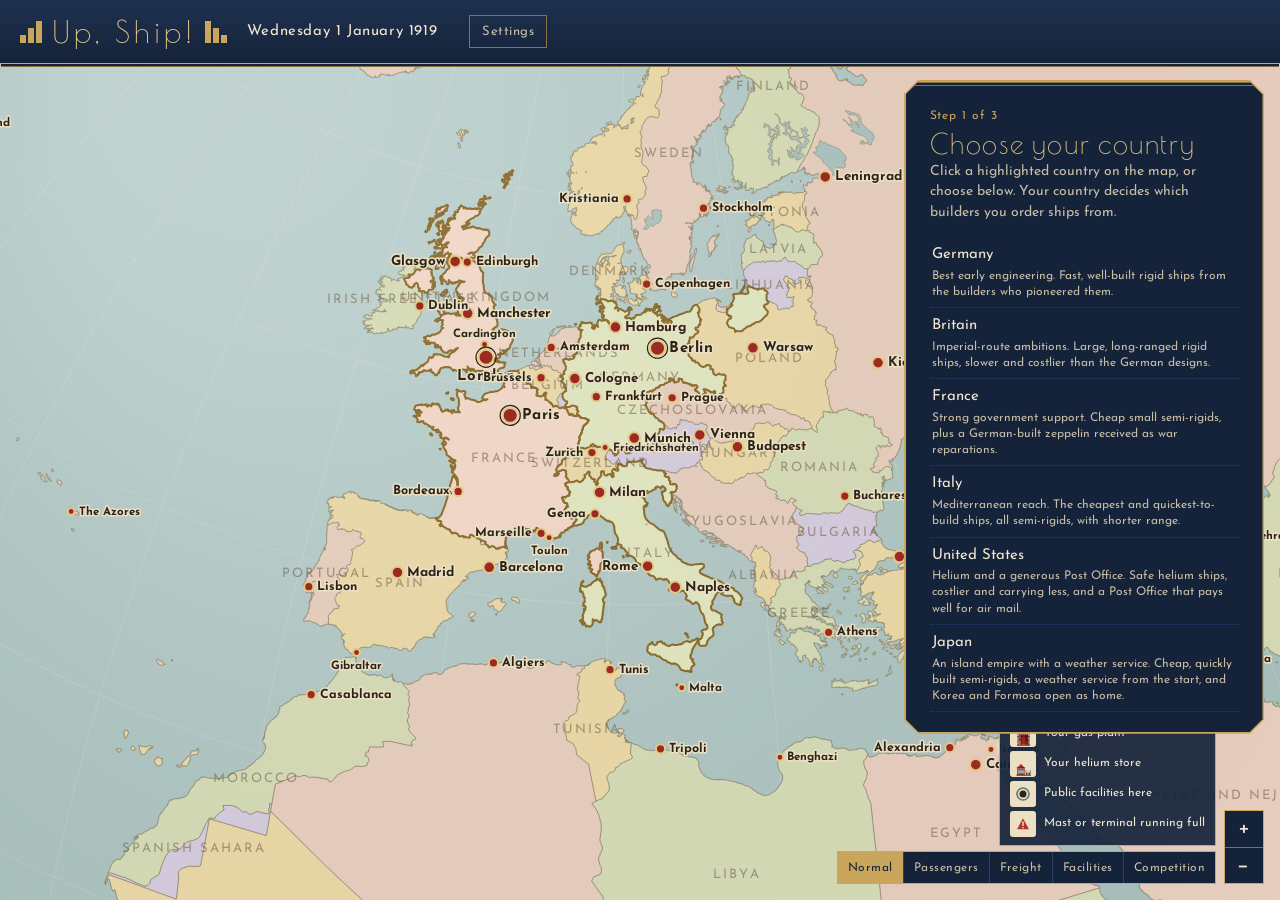
<file: index.html>
<!doctype html>
<html lang="en">
<head>
  <meta charset="utf-8">
  <meta name="viewport" content="width=device-width, initial-scale=1, viewport-fit=cover">
  <title>Up, Ship!</title>
  <link rel="preconnect" href="https://fonts.googleapis.com">
  <link rel="preconnect" href="https://fonts.gstatic.com" crossorigin>
  <link href="https://fonts.googleapis.com/css2?family=Josefin+Sans:ital,wght@0,400;0,600;0,700;1,400&family=Poiret+One&family=Special+Elite&display=swap" rel="stylesheet">
  <link rel="stylesheet" href="css/style.css">
</head>
<body>
  <header class="bar">
    <div class="wordmark" aria-label="Up, Ship!">
      <span class="step" aria-hidden="true"></span>
      <span class="wordmark-text">Up, Ship!</span>
      <span class="step step-r" aria-hidden="true"></span>
    </div>

    <div class="clock">
      <span id="date" class="date"></span>
      <span id="time" class="time"></span>
    </div>

    <div class="turns">
      <button id="next-turn" class="next-turn" title="Play the next half day (N or Enter)">Next turn</button>
      <div class="speeds" role="group" aria-label="Auto-play">
        <span class="auto-label">Auto-play</span>
        <button data-auto="0" title="Auto-play off (Space)" aria-label="Auto-play off">
          <svg viewBox="0 0 20 20" aria-hidden="true"><rect x="5" y="4" width="3.5" height="12"/><rect x="11.5" y="4" width="3.5" height="12"/></svg>
        </button>
        <button data-auto="1" title="Auto-play, normal (1)" aria-label="Auto-play, normal">
          <svg viewBox="0 0 20 20" aria-hidden="true"><path d="M6 4 L15 10 L6 16 Z"/></svg>
        </button>
        <button data-auto="2" title="Auto-play, fast (2)" aria-label="Auto-play, fast">
          <svg viewBox="0 0 20 20" aria-hidden="true"><path d="M2 4 L10 10 L2 16 Z M10 4 L18 10 L10 16 Z"/></svg>
        </button>
        <button data-auto="3" title="Auto-play, fastest (3)" aria-label="Auto-play, fastest">
          <svg viewBox="0 0 24 20" aria-hidden="true"><path d="M1 4 L8 10 L1 16 Z M8 4 L15 10 L8 16 Z M15 4 L22 10 L15 16 Z"/></svg>
        </button>
      </div>
      <button id="skip" class="btn-quiet skip-btn" title="Skip ahead to the next thing that needs you (S)">Skip to next event</button>
    </div>

    <button id="company" class="company" title="Company statistics" hidden></button>

    <div class="funds">
      <span class="funds-label">Funds</span>
      <span id="money" class="money"></span>
    </div>

    <button data-open="settings" class="plain">Settings</button>
    <button id="new-game" class="plain">New game</button>
  </header>

  <main class="stage">
    <div id="map" class="map-wrap"></div>

    <aside id="panel" class="panel" hidden>
      <div class="panel-inner">
        <button id="panel-close" class="close" aria-label="Close">
          <svg viewBox="0 0 20 20" aria-hidden="true"><path d="M5 5 L15 15 M15 5 L5 15"/></svg>
        </button>
        <div id="panel-body" aria-live="polite"></div>
      </div>
    </aside>

    <nav class="dock" aria-label="Company">
      <button data-open="contracts">Contracts</button>
      <button data-open="shipyard">Shipyard</button>
      <button data-office>Drawing Office</button>
      <button data-open="fleet">Fleet</button>
      <button data-open="research">Research</button>
      <button data-open="crew">Crew</button>
      <button data-open="company">Company</button>
      <button data-open="routes">Routes</button>
      <button data-open="finances">Finances</button>
      <button data-open="telegrams">Telegrams</button>
    </nav>

    <div id="draft" class="draft" hidden>
      <p class="draft-title">New route</p>
      <p id="draft-text" class="draft-text"></p>
      <div class="draft-actions">
        <label class="draft-circuit"><input type="checkbox" id="draft-circuit"> Circuit (return to the first city)</label>
        <button id="draft-undo" class="btn-quiet">Undo last stop</button>
        <button id="draft-cancel" class="btn-quiet">Cancel</button>
        <button id="draft-create" class="btn">Create route</button>
      </div>
    </div>

    <div id="sendbar" class="draft" hidden>
      <p class="draft-title" id="send-title">Send a ship</p>
      <p id="send-text" class="draft-text"></p>
      <div class="draft-actions">
        <button id="send-cancel" class="btn-quiet">Cancel</button>
        <button id="send-go" class="btn" disabled>Send her</button>
      </div>
    </div>

    <p id="notice" class="notice" role="status" hidden></p>

    <aside id="tutorial" class="tutorial" hidden>
      <p id="tutorial-step" class="tutorial-step"></p>
      <p id="tutorial-text" class="tutorial-text"></p>
      <div class="btn-row"><button id="tutorial-skip" class="btn-quiet">Skip tutorial</button><button id="tutorial-finish" class="btn" hidden>Finish</button></div>
    </aside>

    <div id="telegrams" class="telegrams" aria-live="polite" hidden>
      <button class="tg-all btn-quiet" hidden>Dismiss all</button>
    </div>

    <div id="legend" class="legend" aria-label="Map key"></div>

    <div class="layers" role="group" aria-label="Map layer">
      <button data-layer="normal" aria-pressed="true">Normal</button>
      <button data-layer="passengers" aria-pressed="false">Passengers</button>
      <button data-layer="freight" aria-pressed="false">Freight</button>
      <button data-layer="facilities" aria-pressed="false">Facilities</button>
      <button data-layer="competition" aria-pressed="false">Competition</button>
    </div>

    <div class="zoom" role="group" aria-label="Zoom">
      <button id="zoom-in" aria-label="Zoom in">+</button>
      <button id="zoom-out" aria-label="Zoom out">−</button>
    </div>

    <p class="hint">Press Next turn (or N) to play half a day, or turn on auto-play. Click a city, route, or ship for details. Order ships from the Shipyard and draw new routes from Routes.</p>
  </main>

  <script src="js/data/map-europe.js"></script>
  <script src="js/data/cities.js"></script>
  <script src="js/data/ships.js"></script>
  <script src="js/data/nations.js"></script>
  <script src="js/research.js"></script>
  <script src="js/facilities.js"></script>
  <script src="js/grandart.js"></script>
  <script src="js/facade.js"></script>
  <script src="js/vehicles.js"></script>
  <script src="js/grand.js"></script>
  <script src="js/passengers.js"></script>
  <script src="js/weather.js"></script>
  <script src="js/crew.js"></script>
  <script src="js/data/transport.js"></script>
  <script src="js/competition.js"></script>
  <script src="js/aether.js"></script>
  <script src="js/physics.js"></script>
  <script src="js/decks.js"></script>
  <script src="js/livery.js"></script>
  <script src="js/designio.js"></script>
  <script src="js/data/lineup.js"></script>
  <script src="js/designclass.js"></script>
  <script src="js/designer.js"></script>
  <script src="js/emblem.js"></script>
  <script src="js/shipart.js"></script>
  <script src="js/facart.js"></script>
  <script src="js/data/names.js"></script>
  <script src="js/barriers.js"></script>
  <script src="js/sim.js"></script>
  <script src="js/contracts.js"></script>
  <script src="js/vendor/d3.min.js"></script>
  <script src="js/data/world.js"></script>
  <script src="js/globe.js"></script>
  <script src="js/map.js"></script>
  <script src="js/ui.js"></script>
  <script src="js/setup.js"></script>
  <script src="js/tutorial.js"></script>
  <script src="js/helm.js"></script>
  <script src="js/crash.js"></script>
  <script src="js/main.js"></script>
</body>
</html>
</file>
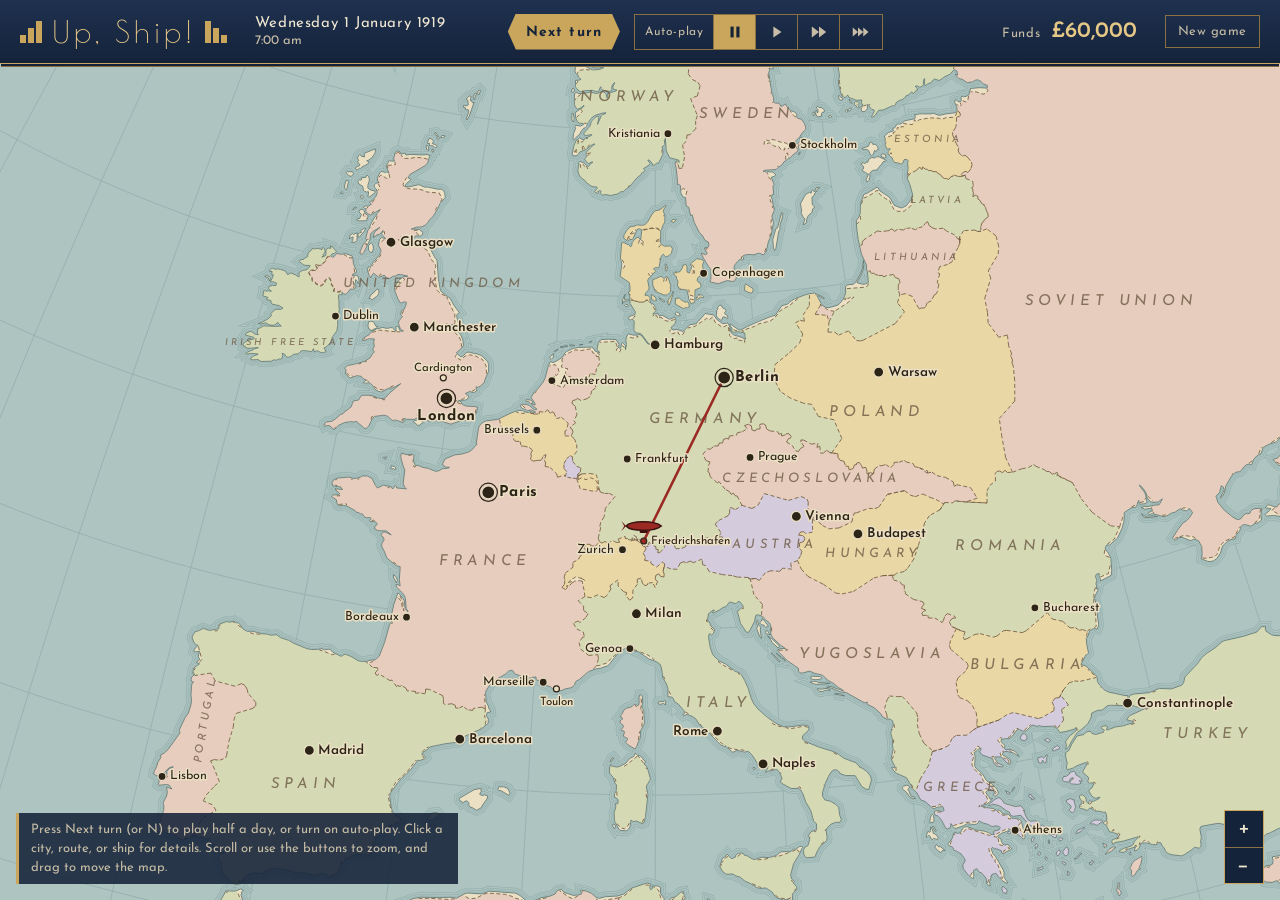
<file: js/index.html>
<!doctype html>
<html lang="en">
<head>
  <meta charset="utf-8">
  <meta name="viewport" content="width=device-width, initial-scale=1, viewport-fit=cover">
  <title>Up, Ship!</title>
  <link rel="preconnect" href="https://fonts.googleapis.com">
  <link rel="preconnect" href="https://fonts.gstatic.com" crossorigin>
  <link href="https://fonts.googleapis.com/css2?family=Josefin+Sans:ital,wght@0,400;0,600;0,700;1,400&family=Poiret+One&display=swap" rel="stylesheet">
  <link rel="stylesheet" href="css/style.css">
</head>
<body>
  <header class="bar">
    <div class="wordmark" aria-label="Up, Ship!">
      <span class="step" aria-hidden="true"></span>
      <span class="wordmark-text">Up, Ship!</span>
      <span class="step step-r" aria-hidden="true"></span>
    </div>

    <div class="clock">
      <span id="date" class="date"></span>
      <span id="time" class="time"></span>
    </div>

    <div class="turns">
      <button id="next-turn" class="next-turn" title="Play the next half day (N or Enter)">Next turn</button>
      <div class="speeds" role="group" aria-label="Auto-play">
        <span class="auto-label">Auto-play</span>
        <button data-auto="0" title="Auto-play off (Space)" aria-label="Auto-play off">
          <svg viewBox="0 0 20 20" aria-hidden="true"><rect x="5" y="4" width="3.5" height="12"/><rect x="11.5" y="4" width="3.5" height="12"/></svg>
        </button>
        <button data-auto="1" title="Auto-play, normal (1)" aria-label="Auto-play, normal">
          <svg viewBox="0 0 20 20" aria-hidden="true"><path d="M6 4 L15 10 L6 16 Z"/></svg>
        </button>
        <button data-auto="2" title="Auto-play, fast (2)" aria-label="Auto-play, fast">
          <svg viewBox="0 0 20 20" aria-hidden="true"><path d="M2 4 L10 10 L2 16 Z M10 4 L18 10 L10 16 Z"/></svg>
        </button>
        <button data-auto="3" title="Auto-play, fastest (3)" aria-label="Auto-play, fastest">
          <svg viewBox="0 0 24 20" aria-hidden="true"><path d="M1 4 L8 10 L1 16 Z M8 4 L15 10 L8 16 Z M15 4 L22 10 L15 16 Z"/></svg>
        </button>
      </div>
    </div>

    <div class="funds">
      <span class="funds-label">Funds</span>
      <span id="money" class="money"></span>
    </div>

    <button id="new-game" class="plain">New game</button>
  </header>

  <main class="stage">
    <div id="map" class="map-wrap"></div>

    <aside id="panel" class="panel" hidden>
      <div class="panel-inner">
        <button id="panel-close" class="close" aria-label="Close">
          <svg viewBox="0 0 20 20" aria-hidden="true"><path d="M5 5 L15 15 M15 5 L5 15"/></svg>
        </button>
        <div id="panel-body" aria-live="polite"></div>
      </div>
    </aside>

    <div class="zoom" role="group" aria-label="Zoom">
      <button id="zoom-in" aria-label="Zoom in">+</button>
      <button id="zoom-out" aria-label="Zoom out">−</button>
    </div>

    <p class="hint">Press Next turn (or N) to play half a day, or turn on auto-play. Click a city, route, or ship for details. Scroll or use the buttons to zoom, and drag to move the map.</p>
  </main>

  <script src="js/data/map-europe.js"></script>
  <script src="js/data/cities.js"></script>
  <script src="js/data/ships.js"></script>
  <script src="js/sim.js"></script>
  <script src="js/map.js"></script>
  <script src="js/ui.js"></script>
  <script src="js/main.js"></script>
</body>
</html>
</file>
<file: css/style.css>
/* Up, Ship! — Art Deco interface over a period atlas. */
:root {
  --ink: #15233a;
  --ink-2: #1f3150;
  --ink-3: #2b4066;
  --brass: #c9a65b;
  --brass-hi: #e6c886;
  --brass-dim: #8a7142;
  --ivory: #f0e7d1;
  --ivory-dim: #c7bda6;

  --sea: #adc4c1;
  --sea-line: #7e9d9b;
  --land: #ebe0c4;
  --border: #7a6247;
  --coast: #56706d;
  --label: #2d2418;
  --company: #9b2a24;
  --profit: #2e6b47;
  --loss: #a3372c;

  --ui: "Josefin Sans", "Futura", "Century Gothic", "Avenir Next", sans-serif;
  --deco: "Poiret One", "Josefin Sans", "Futura", sans-serif;
  --bar-h: 64px;
}

* { box-sizing: border-box; }
html, body { height: 100%; margin: 0; }
body { display: flex; flex-direction: column; }
.bar { flex: none; }
.stage { flex: 1 1 auto; min-height: 0; }
body {
  background: var(--ink);
  color: var(--ivory);
  font-family: var(--ui);
  font-size: 15px;
  line-height: 1.45;
  padding-top: env(safe-area-inset-top, 0px);
  overflow: hidden;
}
button { font: inherit; color: inherit; }
:focus-visible { outline: 2px solid var(--brass-hi); outline-offset: 2px; }

/* Top bar ---------------------------------------------------------------- */
.bar {
  height: var(--bar-h);
  display: flex; align-items: center; gap: 20px;
  padding: 0 20px;
  background: linear-gradient(var(--ink-2), var(--ink));
  border-bottom: 1px solid var(--brass);
  box-shadow: 0 3px 0 -1px var(--ink), 0 4px 0 -1px var(--brass-dim);
  position: relative; z-index: 3;
}
.wordmark { display: flex; align-items: center; gap: 10px; white-space: nowrap; }
.wordmark-text {
  font-family: var(--deco);
  font-size: 30px; letter-spacing: 0.14em;
  color: var(--brass-hi);
  line-height: 1;
}
.step {
  width: 22px; height: 22px;
  background:
    linear-gradient(var(--brass), var(--brass)) 0 100% / 6px 8px no-repeat,
    linear-gradient(var(--brass), var(--brass)) 8px 100% / 6px 15px no-repeat,
    linear-gradient(var(--brass), var(--brass)) 16px 100% / 6px 22px no-repeat;
}
.step-r { transform: scaleX(-1); }

.clock { display: flex; flex-direction: column; min-width: 13.5em; line-height: 1.2; }
.date { font-size: 15px; letter-spacing: 0.04em; }
.time { font-size: 13px; color: var(--ivory-dim); font-variant-numeric: tabular-nums; }

.turns { display: flex; align-items: center; gap: 14px; }
.next-turn {
  height: 36px; padding: 3px 18px 0; cursor: pointer;
  background: var(--brass); color: var(--ink); border: 0;
  font-weight: 700; font-size: 14px; letter-spacing: 0.08em;
  clip-path: polygon(8px 0, calc(100% - 8px) 0, 100% 50%, calc(100% - 8px) 100%, 8px 100%, 0 50%);
  white-space: nowrap; min-width: 8.5em;
}
.next-turn:hover:not(:disabled) { background: var(--brass-hi); }
.next-turn:disabled { background: var(--brass-dim); color: var(--ink-2); cursor: default; }
.next-turn.is-playing { background: var(--brass-dim); }
.auto-label { font-size: 12px; color: var(--ivory-dim); letter-spacing: 0.05em; padding: 3px 10px 0; align-self: center; border-right: 1px solid var(--brass-dim); height: 34px; display: flex; align-items: center; }
.speeds { display: flex; gap: 0; border: 1px solid var(--brass-dim); }
.speeds button {
  width: 42px; height: 34px; display: grid; place-items: center;
  background: transparent; border: 0; border-right: 1px solid var(--brass-dim);
  cursor: pointer;
}
.speeds button:last-child { border-right: 0; }
.speeds svg { width: 18px; height: 18px; fill: var(--ivory-dim); }
.speeds button:hover svg { fill: var(--ivory); }
.speeds button[aria-pressed="true"] { background: var(--brass); }
.speeds button[aria-pressed="true"] svg { fill: var(--ink); }

.company { margin-left: auto; display: flex; align-items: center; gap: 10px; min-width: 0; background: none; border: 0; padding: 4px 6px; cursor: pointer; font: inherit; }
.company:hover .company-name { color: var(--brass-hi); text-decoration: underline; text-underline-offset: 3px; }
.company[hidden] { display: none; }
.company .emblem { flex: none; }
.company-name { font-size: 14px; color: var(--ivory); white-space: nowrap; overflow: hidden; text-overflow: ellipsis; max-width: 16em; }
@media (max-width: 1500px) { .auto-label { display: none; } .company-name { max-width: 11em; } }
@media (max-width: 1180px) { .company-name { display: none; } .wordmark .step { display: none; } }
.funds { display: flex; align-items: baseline; gap: 10px; }
.company[hidden] + .funds { margin-left: auto; }
.funds-label { font-size: 13px; color: var(--ivory-dim); letter-spacing: 0.06em; }
.money { font-size: 22px; font-weight: 600; color: var(--brass-hi); font-variant-numeric: tabular-nums; }
.money.is-negative { color: #e39a8e; }

.plain {
  white-space: nowrap;
  background: none; border: 1px solid var(--brass-dim); padding: 7px 12px 5px;
  font-size: 13px; letter-spacing: 0.04em; cursor: pointer; color: var(--ivory-dim);
}
.plain:hover { color: var(--ivory); border-color: var(--brass); }

/* Stage and map ---------------------------------------------------------- */
.stage { position: relative; }
.map-wrap { position: absolute; inset: 0; background: var(--sea); }
.map { width: 100%; height: 100%; display: block; cursor: grab; user-select: none; -webkit-user-select: none; touch-action: none; }
.map.is-dragging { cursor: grabbing; }

.sea { fill: var(--sea); }
.graticule path { fill: none; stroke: #93aeab; stroke-width: 0.8; vector-effect: non-scaling-stroke; }
.waterlines use { fill: none; vector-effect: non-scaling-stroke; }
.waterlines .wl-line { stroke: var(--sea-line); opacity: 0.55; }
.waterlines .wl-sea { stroke: var(--sea); }
.land { fill: var(--land); }
.coast { fill: var(--land); stroke: var(--coast); stroke-width: 2.4; stroke-linejoin: round; vector-effect: non-scaling-stroke; }

.country { stroke: none; }
.borders { fill: none; stroke: var(--border); stroke-width: 0.9; stroke-dasharray: 4 2.5; stroke-linejoin: round; vector-effect: non-scaling-stroke; }
.tint-0 { fill: #e6cdbd; }
.tint-1 { fill: #d5dab5; }
.tint-2 { fill: #e9d7a6; }
.tint-3 { fill: #d4cbdc; }
.tint-4 { fill: #c8d6d9; }
.tint-5 { fill: #e3cfaa; }

.country-label {
  font-family: var(--ui); font-style: italic; letter-spacing: 0.32em;
  text-transform: uppercase; fill: #6d5a43; opacity: 0.8;
  text-anchor: middle; pointer-events: none;
}

.city { cursor: pointer; }
.city-hit { fill: transparent; }
.city-dot { fill: var(--label); stroke: var(--land); stroke-width: 1.2; vector-effect: non-scaling-stroke; }
.city-ring { fill: none; stroke: var(--label); stroke-width: 1.2; vector-effect: non-scaling-stroke; }
.city.tier-small .city-dot { fill: var(--land); stroke: var(--label); }
.city-label {
  font-family: var(--ui); fill: var(--label);
  paint-order: stroke; stroke: var(--land); stroke-width: 3px; stroke-linejoin: round; vector-effect: non-scaling-stroke;
  pointer-events: none;
}
.city.tier-major .city-label { font-weight: 700; letter-spacing: 0.04em; }
.city.tier-large .city-label { font-weight: 600; }
.city.is-home .city-dot { fill: var(--company); }
.city:hover .city-label, .city:focus-visible .city-label, .city.is-selected .city-label { fill: var(--company); }
.city.is-selected .city-dot { stroke: var(--company); stroke-width: 2.5; }
.city:focus { outline: none; }

.route { cursor: pointer; }
.route-hit { fill: none; stroke: transparent; stroke-width: 16; vector-effect: non-scaling-stroke; }
.route-line { fill: none; stroke: var(--company); stroke-width: 2.6; stroke-linecap: round; vector-effect: non-scaling-stroke; }
.route.is-profit .route-line { stroke: var(--profit); }
.route.is-loss .route-line { stroke: var(--loss); }
.route:hover .route-line, .route.is-selected .route-line { stroke-width: 4.5; }
.route.is-empty .route-line { stroke: var(--company); stroke-dasharray: 2 5; opacity: 0.7; }
.route:focus { outline: none; }

.ship { cursor: pointer; }
.ship-hit { fill: transparent; }
/* Ship art: colors derive from the company color. */
.a-hull { fill: var(--company); }
.a-hi { fill: color-mix(in srgb, var(--company) 72%, white); }
.a-lo { fill: color-mix(in srgb, var(--company) 70%, black); }
.a-fin { fill: color-mix(in srgb, var(--company) 78%, black); }
.a-rudder { fill: color-mix(in srgb, var(--company) 58%, black); }
.a-tail { fill: color-mix(in srgb, var(--company) 45%, black); }
.a-dark { fill: color-mix(in srgb, var(--company) 35%, black); }
.a-navy { fill: #221917; }
.a-window { fill: #f0e7d1; opacity: 0.9; }
.a-prop { fill: #8a8f93; opacity: 0.7; }
.a-hatch rect { fill: none; stroke: color-mix(in srgb, var(--company) 70%, black); stroke-width: 0.5; }
.a-ring line, .a-rib line { stroke: color-mix(in srgb, var(--company) 70%, black); stroke-width: 0.45; opacity: 0.5; }
.a-long { fill: none; stroke: color-mix(in srgb, var(--company) 70%, black); stroke-width: 0.35; opacity: 0.45; }
.a-hinge { stroke: color-mix(in srgb, var(--company) 72%, white); stroke-width: 0.4; }
.a-strut { stroke: color-mix(in srgb, var(--company) 35%, black); stroke-width: 0.6; }
.ship.is-selected use, .ship:focus-visible use { filter: drop-shadow(0 0 1.5px #f3d58f) drop-shadow(0 0 1.5px #f3d58f); }
.ship-art { display: block; margin: 6px auto 2px; max-width: 100%; height: auto; }
.ship:focus { outline: none; }

/* Panel ------------------------------------------------------------------ */
.panel {
  position: absolute; top: 16px; right: 16px; width: 330px; max-height: calc(100% - 32px);
  padding: 1.5px; background: var(--brass);
  clip-path: polygon(14px 0, calc(100% - 14px) 0, 100% 14px, 100% calc(100% - 14px), calc(100% - 14px) 100%, 14px 100%, 0 calc(100% - 14px), 0 14px);
  z-index: 2; display: flex;
}
.panel[hidden] { display: none; }
.panel-inner {
  position: relative; flex: 1; overflow-y: auto;
  background: var(--ink);
  clip-path: polygon(13px 0, calc(100% - 13px) 0, 100% 13px, 100% calc(100% - 13px), calc(100% - 13px) 100%, 13px 100%, 0 calc(100% - 13px), 0 13px);
  padding: 22px 24px 20px;
  border-top: 4px double var(--brass-dim);
}
.close {
  position: absolute; top: 14px; right: 14px; width: 30px; height: 30px;
  background: none; border: 0; cursor: pointer; display: grid; place-items: center;
}
.close svg { width: 16px; height: 16px; stroke: var(--ivory-dim); stroke-width: 1.8; }
.close:hover svg { stroke: var(--ivory); }

.panel h2 {
  font-family: var(--deco); font-weight: 400; font-size: 27px; letter-spacing: 0.06em;
  color: var(--brass-hi); margin: 0 36px 2px 0; line-height: 1.15;
}
.panel h3 {
  font-size: 14px; font-weight: 600; letter-spacing: 0.08em; color: var(--brass);
  margin: 20px 0 6px; padding-top: 12px; border-top: 1px solid var(--ink-3);
}
.panel .sub { margin: 0 0 14px; color: var(--ivory-dim); font-size: 14px; }
.panel .status { margin: 0 0 12px; padding: 8px 10px 6px; background: var(--ink-2); border-left: 3px solid var(--brass); font-size: 14px; }
.panel dl { margin: 0; }
.panel .row { display: flex; justify-content: space-between; gap: 16px; padding: 5px 0 4px; border-bottom: 1px dotted var(--ink-3); }
.panel dt { color: var(--ivory-dim); font-size: 14px; }
.panel dd { margin: 0; text-align: right; font-size: 14px; font-variant-numeric: tabular-nums; }
.panel .pos { color: #9fd2a9; }
.panel .neg { color: #e39a8e; }
.panel .note { color: var(--ivory-dim); font-size: 13px; margin: 14px 0 0; font-style: italic; }
.link { background: none; border: 0; padding: 0; color: var(--brass-hi); cursor: pointer; text-decoration: underline; text-underline-offset: 3px; text-decoration-color: var(--brass-dim); }
.link:hover { color: var(--ivory); }

/* Panel controls --------------------------------------------------------- */
.sr { position: absolute; width: 1px; height: 1px; overflow: hidden; clip: rect(0 0 0 0); }
.title-row { display: flex; align-items: flex-start; gap: 10px; margin-right: 34px; }
.title-row h2 { margin-right: 0; flex: 1; }
.rename-btn { margin-top: 6px; }
.rename { display: flex; gap: 6px; flex-wrap: wrap; width: 100%; margin-bottom: 6px; }
.rename input {
  flex: 1 1 100%; font: inherit; font-family: var(--deco); font-size: 22px; color: var(--ivory);
  background: var(--ink-2); border: 1px solid var(--brass); padding: 6px 8px 3px;
}
.btn, .btn-quiet, .btn-danger { font: inherit; font-size: 13px; letter-spacing: 0.05em; cursor: pointer; padding: 7px 12px 5px; }
.btn { background: var(--brass); color: var(--ink); border: 0; font-weight: 700; }
.btn:hover:not(:disabled) { background: var(--brass-hi); }
.btn:disabled { background: var(--ink-3); color: var(--ivory-dim); cursor: default; }
.btn-quiet { background: none; border: 1px solid var(--brass-dim); color: var(--ivory-dim); }
.btn-quiet:hover:not(:disabled) { color: var(--ivory); border-color: var(--brass); }
.btn-quiet:disabled { opacity: 0.4; cursor: default; }
.btn-danger { background: none; border: 1px solid #7e3a33; color: #e39a8e; margin-top: 18px; }
.btn-danger:hover { background: #3a1d22; }
.panel .btn { margin-top: 10px; }
.panel dl.spaced { margin-top: 10px; }

.picker { margin: 10px 0 4px; padding: 10px; background: var(--ink-2); border-left: 3px solid var(--brass); }
.picker-title { margin: 0 0 8px; font-size: 13px; color: var(--brass); letter-spacing: 0.06em; }
.pick {
  display: flex; flex-direction: column; align-items: flex-start; width: 100%; text-align: left;
  background: none; border: 0; border-bottom: 1px dotted var(--ink-3); padding: 7px 2px 5px; cursor: pointer; color: var(--ivory);
}
.pick:hover:not(:disabled) { color: var(--brass-hi); }
.pick small { color: var(--ivory-dim); font-size: 12px; }
.pick:disabled { color: var(--ivory-dim); cursor: default; opacity: 0.7; }
.picker .btn-quiet { margin-top: 8px; }

.plain-list, .ledger { list-style: none; margin: 0; padding: 0; }
.plain-list li { display: flex; justify-content: space-between; align-items: center; padding: 5px 0; border-bottom: 1px dotted var(--ink-3); }
.plain-list .btn-quiet { padding: 4px 8px 2px; font-size: 12px; }
.ledger-item {
  display: flex; flex-direction: column; width: 100%; text-align: left; cursor: pointer;
  background: none; border: 0; border-bottom: 1px dotted var(--ink-3); padding: 8px 2px 6px; color: var(--ivory);
}
.ledger-item:hover { color: var(--brass-hi); }
.ledger-item small { color: var(--ivory-dim); font-size: 12px; margin-top: 2px; }

.card { margin: 14px 0 0; padding: 12px 14px; border: 1px solid var(--ink-3); background: var(--ink-2); }
.card h4 { margin: 0; font-family: var(--deco); font-weight: 400; font-size: 21px; color: var(--brass-hi); letter-spacing: 0.04em; }
.card-role { margin: 2px 0 8px; font-size: 13px; color: var(--ivory-dim); }
.card-foot { display: flex; justify-content: space-between; align-items: center; margin-top: 10px; }
.card-foot .btn { margin: 0; }
.price { font-size: 19px; font-weight: 600; color: var(--brass-hi); font-variant-numeric: tabular-nums; }

/* Dock, route drawing, notices --------------------------------------------- */
.dock { position: absolute; left: 16px; top: 16px; display: flex; flex-direction: column; border: 1px solid var(--brass); background: var(--ink); z-index: 2; }
.dock button {
  background: none; border: 0; border-bottom: 1px solid var(--ink-3); cursor: pointer;
  padding: 10px 18px 8px; text-align: left; font-size: 14px; letter-spacing: 0.06em; color: var(--ivory);
}
.dock button:last-child { border-bottom: 0; }
.dock button:hover { background: var(--ink-2); color: var(--brass-hi); }
.dock button.is-active { background: var(--brass); color: var(--ink); }

.draft {
  position: absolute; left: 50%; bottom: 16px; transform: translateX(-50%); z-index: 3;
  width: min(620px, calc(100% - 140px)); padding: 8px 14px 8px; background: var(--ink); border: 1px solid var(--brass);
}
.draft-title { margin: 0; font-family: var(--deco); font-size: 18px; color: var(--brass-hi); letter-spacing: 0.06em; }
.draft-text { margin: 2px 0 6px; font-size: 13px; }
.draft-actions { display: flex; gap: 8px; justify-content: flex-end; align-items: center; flex-wrap: wrap; }
.draft-circuit { margin-right: auto; font-size: 13px; color: var(--ivory-dim); display: flex; gap: 6px; align-items: center; cursor: pointer; }
.draft-circuit input { accent-color: var(--brass); }
.map.is-drawing .city { cursor: crosshair; }
.city.in-draft .city-dot { fill: var(--company); stroke: var(--brass-hi); stroke-width: 2.5; }
.city.in-draft .city-label { fill: var(--company); font-weight: 700; }
.map.is-sending .city { cursor: crosshair; }
.map.is-sending .ships { pointer-events: none; }
.map.is-sending .city.send-no { opacity: 0.32; }
.city.send-ok .city-dot { stroke: var(--brass-hi); stroke-width: 2; }
.city.send-from .city-dot { fill: var(--company); stroke: var(--brass-hi); stroke-width: 2; }
.city.send-via .city-dot { fill: var(--brass-hi); }
.city.send-target .city-dot { fill: var(--company); stroke: var(--brass-hi); stroke-width: 3.5; }
.city.send-target .city-label, .city.send-from .city-label { font-weight: 700; }
.route-send { fill: none; stroke: #fff4cf; stroke-width: 4.5; stroke-dasharray: 2 8; stroke-linecap: round; vector-effect: non-scaling-stroke; filter: drop-shadow(0 0 1.5px #1c2a3f) drop-shadow(0 0 1px #1c2a3f); }
.map.is-sending .routes > *:not(.route-send), .map.is-sending .ships { opacity: 0.22; transition: opacity 0.2s; }
.map.is-sending .city.send-ok .city-label { font-weight: 700; }
.route-draft { fill: none; stroke: var(--company); stroke-width: 3; stroke-dasharray: 8 5; stroke-linecap: round; vector-effect: non-scaling-stroke; }

.notice {
  position: absolute; left: 50%; top: 16px; transform: translateX(-50%); z-index: 3; margin: 0;
  max-width: calc(100% - 140px); padding: 10px 16px 8px; background: var(--ink); border: 1px solid var(--brass); border-left-width: 4px;
  font-size: 14px;
}
.notice[hidden], .hint[hidden], .draft[hidden] { display: none; }
.ship.is-idle .ship-hull { opacity: 0.75; }

/* New-game setup ---------------------------------------------------------- */
body.is-setup .turns, body.is-setup .funds, body.is-setup .dock, body.is-setup .hint, body.is-setup #new-game, body.is-setup .close { display: none; }
body.is-setup .panel { width: 360px; }
.setup-step { margin: 0 0 4px; font-size: 12px; letter-spacing: 0.08em; color: var(--brass); }
.map.is-setup .country { transition: opacity 0.2s; }
.map.is-setup .country.playable { cursor: pointer; }
.map.is-setup .country.playable:hover { filter: brightness(1.06) saturate(1.3); }
.map.is-setup .country.chosen { filter: brightness(1.05) saturate(1.4); }
.map.setup-country .country:not(.playable), .map.setup-city .country:not(.chosen) { opacity: 0.45; }
.map.is-setup .city.dimmed { opacity: 0.35; pointer-events: none; }
.map.is-setup .city.choosable .city-dot { fill: var(--company); stroke: var(--brass-hi); stroke-width: 2; }
.map.is-setup .city.choosable .city-label { font-weight: 700; }
.map.is-setup .city.chosen-home .city-dot { fill: var(--brass-hi); stroke: var(--company); stroke-width: 3; }
.map.is-setup .city.chosen-home .city-label { fill: var(--company); }
.ledger-item.is-chosen { color: var(--brass-hi); border-left: 3px solid var(--brass); padding-left: 8px; }
.setup-actions { display: flex; justify-content: space-between; margin-top: 18px; }
.setup-actions .btn { margin: 0; }
.field-label { display: block; margin: 14px 0 5px; font-size: 13px; color: var(--ivory-dim); }
.field { display: flex; gap: 6px; }
.field input { flex: 1; min-width: 0; font: inherit; font-size: 15px; color: var(--ivory); background: var(--ink-2); border: 1px solid var(--brass-dim); padding: 7px 8px 5px; }
.field input:focus { border-color: var(--brass-hi); outline: none; }
.emblem-preview { display: flex; align-items: center; gap: 16px; margin-top: 16px; }
.choices { display: flex; flex-wrap: wrap; gap: 6px; }
.choice { width: 38px; height: 38px; display: grid; place-items: center; background: var(--ink-2); border: 1px solid var(--ink-3); color: var(--ivory-dim); cursor: pointer; }
.choice:hover { color: var(--ivory); border-color: var(--brass-dim); }
.choice.is-chosen { color: var(--brass-hi); border-color: var(--brass-hi); }
.swatch { width: 26px; height: 26px; border: 2px solid var(--ink-3); cursor: pointer; padding: 0; }
.swatch.is-chosen { border-color: var(--brass-hi); box-shadow: 0 0 0 2px var(--ink), 0 0 0 3px var(--brass-hi); }

/* Ships ignore clicks while drawing a route or setting up, so cities under them can be chosen. */
.map.is-drawing .ships, .map.is-setup .ships { pointer-events: none; }

/* Condition, stepper, company ------------------------------------------------ */
.meter { height: 8px; background: var(--ink-3); margin: 4px 0 6px; }
.meter span { display: block; height: 100%; background: #9fd2a9; }
.meter span.mid { background: #e0c070; }
.meter span.low { background: #e39a8e; }
.stepper { display: inline-flex; align-items: center; gap: 8px; }
.stepper .btn-quiet { padding: 1px 8px 0; font-size: 15px; }
.company-head { display: flex; gap: 14px; align-items: center; margin-right: 34px; }
.company-head h2 { margin: 0; }

/* Contracts, loans, tutorial ------------------------------------------------------ */
.btn-row { display: flex; gap: 8px; justify-content: flex-end; flex-wrap: wrap; margin-top: 10px; }
.btn-row .btn { margin-top: 0; }
.card.offer p { font-size: 14px; margin: 6px 0; }
.card h4 { font-size: 19px; }
.was { font-size: 13px; color: var(--ivory-dim); text-decoration: line-through; font-weight: 400; }
.tutorial-check { display: flex; gap: 8px; align-items: center; margin-top: 16px; font-size: 13px; color: var(--ivory-dim); cursor: pointer; }
.tutorial-check input { accent-color: var(--brass); }
.tutorial {
  position: absolute; left: 50%; bottom: 16px; transform: translateX(-50%); z-index: 4;
  width: min(520px, calc(100% - 140px)); padding: 12px 16px; background: var(--ivory); color: var(--ink);
  border: 2px solid var(--brass); box-shadow: 0 3px 0 var(--brass-dim);
}
.tutorial[hidden] { display: none; }
.tutorial-step { margin: 0; font-size: 12px; letter-spacing: 0.08em; color: var(--brass-dim); }
.tutorial-text { margin: 4px 0 0; font-size: 15px; line-height: 1.45; }
.tutorial .btn-quiet { color: var(--ink-2); border-color: var(--brass-dim); }
.tut-target { animation: tut-pulse 1.6s ease-in-out infinite; position: relative; z-index: 5; }
@keyframes tut-pulse { 0%, 100% { box-shadow: 0 0 0 0 rgba(230, 200, 134, 0.9); } 50% { box-shadow: 0 0 0 6px rgba(230, 200, 134, 0); } }
@media (prefers-reduced-motion: reduce) { .tut-target { animation: none; outline: 3px solid var(--brass-hi); } }
.dock button.is-locked { opacity: 0.35; cursor: not-allowed; }
.dock button:disabled:hover { background: none; color: var(--ivory); }
.speeds button:disabled, .next-turn:disabled { cursor: not-allowed; }

/* Telegrams -------------------------------------------------------------------- */
.telegrams { position: absolute; left: 180px; top: 16px; z-index: 3; width: min(380px, calc(100% - 560px)); min-width: 280px; display: flex; flex-direction: column; gap: 8px; }
.telegrams[hidden], .telegram[hidden], .tg-all[hidden] { display: none; }
.telegram {
  background: #efe4c8; color: #2c2418; padding: 10px 14px 10px; border: 1px solid #b9a67c;
  box-shadow: 0 2px 0 #b9a67c; font-family: "Special Elite", "Courier New", monospace;
}
.telegram.is-major { border-left: 5px solid var(--loss); }
.tg-head { margin: 0 0 4px; font-size: 11px; letter-spacing: 0.08em; color: #6d5a43; }
.tg-text { margin: 0; font-size: 14px; line-height: 1.45; letter-spacing: 0.02em; }
.tg-actions { display: flex; justify-content: flex-end; gap: 6px; margin-top: 8px; font-family: var(--ui); }
.telegram .btn-quiet { color: #4a3d2c; border-color: #b9a67c; }
.telegram .btn { background: #3b3226; color: #efe4c8; }
.tg-all { align-self: flex-end; background: var(--ink); }
.tg-log { list-style: none; margin: 0; padding: 0; }
.tg-log li { padding: 8px 0; border-bottom: 1px dotted var(--ink-3); }
.tg-log .tg-date { margin: 0; font-size: 12px; color: var(--brass); }
.tg-log .tg-text { font-family: "Special Elite", "Courier New", monospace; font-size: 13px; color: var(--ivory); }

/* Zoom and hint ---------------------------------------------------------- */
.zoom { position: absolute; right: 16px; bottom: 16px; display: flex; flex-direction: column; border: 1px solid var(--brass); background: var(--ink); z-index: 1; }
.zoom button { width: 38px; height: 36px; background: none; border: 0; font-size: 22px; cursor: pointer; color: var(--ivory); }
.zoom button + button { border-top: 1px solid var(--brass-dim); }
.zoom button:hover { background: var(--ink-2); }

.hint {
  position: absolute; left: 16px; bottom: 16px; margin: 0; max-width: 34em;
  padding: 8px 12px 6px; background: rgba(21, 35, 58, 0.88); border-left: 3px solid var(--brass);
  font-size: 13px; color: var(--ivory-dim); pointer-events: none;
}

/* Small screens ---------------------------------------------------------- */
@media (max-width: 820px) {
  :root { --bar-h: 112px; }
  .bar { flex-wrap: wrap; gap: 8px 14px; padding: 12px 12px 8px; align-content: flex-start; height: auto; min-height: var(--bar-h); }
  .wordmark-text { font-size: 22px; }
  .step { display: none; }
  .clock { min-width: 0; order: 3; }
  .funds { margin-left: auto; }
  .turns { order: 4; margin-left: auto; gap: 8px; }
  .auto-label { display: none; }
  .next-turn { padding: 3px 12px 0; }
  #new-game { order: 2; }
  .panel { left: 8px; right: 8px; top: auto; bottom: 8px; width: auto; max-height: 55%; }
  .hint { display: none; }
  .company-name { display: none; }
  body.is-setup .panel { width: auto; }
  .dock { flex-direction: row; top: auto; bottom: 8px; left: 8px; right: 8px; overflow-x: auto; }
  .dock button { flex: 1 0 auto; padding: 9px 7px 7px; font-size: 12px; letter-spacing: 0.02em; text-align: center; border-bottom: 0; border-right: 1px solid var(--ink-3); }
  .dock button:last-child { border-right: 0; }
  .notice { top: 60px; max-width: calc(100% - 24px); }
  .telegrams { left: 8px; right: 8px; width: auto; min-width: 0; top: 56px; }
  .draft { width: calc(100% - 16px); bottom: 56px; }
  .tutorial { width: calc(100% - 16px); bottom: 54px; padding: 10px 12px; }
  .tutorial-text { font-size: 14px; }
  .zoom { bottom: auto; top: 12px; right: 12px; }
}

@media (prefers-reduced-motion: reduce) {
  * { scroll-behavior: auto; }
}
.draft:not([hidden]) ~ .tutorial { bottom: 124px; }

/* Research ---------------------------------------------------------------------- */
.research-diagram { width: 100%; height: auto; display: block; margin: 8px 0 12px; }
.rd-head { fill: var(--brass); font-family: var(--ui); font-size: 11px; letter-spacing: 0.08em; text-anchor: middle; }
.rd-line { fill: none; stroke: var(--ink-3); stroke-width: 1.2; }
.rd-line.is-done { stroke: var(--brass-dim); }
.rd-node rect { fill: var(--ink-2); stroke: var(--ink-3); stroke-width: 1; }
.rd-node text, .rd-unlock text { font-family: var(--ui); font-size: 9px; text-anchor: middle; fill: var(--ivory-dim); pointer-events: none; }
.rd-node.is-done rect { fill: var(--brass-dim); stroke: var(--brass); }
.rd-node.is-done text { fill: var(--ink); }
.rd-node.is-open { cursor: pointer; }
.rd-node.is-open rect { stroke: var(--brass); }
.rd-node.is-open text { fill: var(--ivory); }
.rd-node.is-open:hover rect, .rd-node.is-open:focus rect { fill: var(--ink-3); }
.rd-node:focus { outline: none; }
.rd-node.is-current rect { stroke: var(--brass-hi); stroke-width: 2; fill: var(--ink-3); }
.rd-node.is-current text { fill: var(--brass-hi); }
.rd-node.is-locked { opacity: 0.55; }
.rd-progress { fill: var(--brass-hi); stroke: none !important; }
.rd-unlock rect { fill: var(--ink); stroke: var(--ink-3); stroke-dasharray: 3 2; }
.rd-unlock.is-done rect { stroke: var(--brass-hi); stroke-dasharray: none; fill: var(--ink-2); }
.rd-unlock.is-done text { fill: var(--brass-hi); }
.research-list { list-style: none; margin: 0; padding: 0; }
.research-list li { display: flex; justify-content: space-between; align-items: center; gap: 10px; padding: 7px 0 6px; border-bottom: 1px dotted var(--ink-3); }
.research-list li b { font-weight: 600; font-size: 14px; }
.research-list li small { display: block; color: var(--ivory-dim); font-size: 12px; }
.research-list .rt-done b { color: var(--brass); }
.research-list .rt-current b { color: var(--brass-hi); }
.research-list .rt-locked { opacity: 0.6; }
.rt-status { font-size: 12px; color: var(--ivory-dim); white-space: nowrap; }
.research-list .btn-quiet { padding: 4px 8px 2px; font-size: 12px; white-space: nowrap; }
.panel .small { font-size: 13px; color: var(--ivory-dim); margin: 4px 0 6px; }
.refits { list-style: none; margin: 0 0 6px; padding: 0; }
.refits li { padding: 5px 0; border-bottom: 1px dotted var(--ink-3); }
.refits label { display: flex; gap: 8px; align-items: flex-start; cursor: pointer; font-size: 13px; }
.refits input { margin-top: 3px; accent-color: var(--brass); }
.refits small { display: block; color: var(--ivory-dim); font-size: 12px; }
.card.is-locked { opacity: 0.6; border-style: dashed; }
.loan-form { margin-top: 6px; }
.loan-form .pound { align-self: center; color: var(--ivory-dim); }
.loan-form input::-webkit-outer-spin-button, .loan-form input::-webkit-inner-spin-button { -webkit-appearance: none; }
.map.is-drawing .city.draft-dimmed { opacity: 0.3; pointer-events: none; }

/* Facilities and map layers ---------------------------------------------------------- */
.layers { position: absolute; right: 64px; bottom: 16px; display: flex; border: 1px solid var(--brass); background: var(--ink); z-index: 1; }
.layers button { background: none; border: 0; border-right: 1px solid var(--ink-3); color: var(--ivory-dim); padding: 8px 10px 6px; font-size: 12px; letter-spacing: 0.04em; cursor: pointer; }
.layers button:last-child { border-right: 0; }
.layers button[aria-pressed="true"] { background: var(--brass); color: var(--ink); }
.demand-pax { fill: rgba(31, 58, 104, 0.3); stroke: rgba(31, 58, 104, 0.75); stroke-width: 1; vector-effect: non-scaling-stroke; pointer-events: auto; }
.demand-freight { fill: rgba(150, 105, 20, 0.32); stroke: rgba(120, 80, 10, 0.8); stroke-width: 1; vector-effect: non-scaling-stroke; }
.demand-freight.ring { fill: none; stroke-dasharray: 3 2; stroke-width: 1.4; }
.fac-layer { pointer-events: none; }
.fac-icon path, .fac-icon rect { stroke-width: 1.1; fill: none; stroke-linejoin: round; }
.fac-icon.own path, .fac-icon.own rect { stroke: color-mix(in srgb, var(--company) 60%, black); }
.fac-icon.own .fill { fill: var(--company); }
.fac-icon.public path, .fac-icon.public rect { stroke: #3e5a60; stroke-width: 0.9; }
.fac-icon.public { opacity: 0.85; }
.fac-icon.public .fill { fill: #7f9ea3; }
.fac-size { font-family: var(--ui); font-size: 6px; text-anchor: middle; fill: #2d2418; font-weight: 700; }
.fac-warn circle { fill: #b0342a; stroke: #f0e7d1; stroke-width: 0.8; }
.fac-warn text { font-family: var(--ui); font-size: 6px; font-weight: 700; fill: #f0e7d1; text-anchor: middle; }
.out-badge { display: none; }
.ship.is-out .out-badge { display: block; }
.out-badge circle { fill: #f0e7d1; stroke: #2d2418; stroke-width: 1.5; }
.out-badge path { fill: none; stroke: #2d2418; stroke-width: 2.2; stroke-linecap: round; }
.ship.is-out use { opacity: 0.6; }
.facilities { list-style: none; margin: 0 0 8px; padding: 0; }
.facilities li { padding: 7px 0; border-bottom: 1px dotted var(--ink-3); }
.fac-head { display: flex; justify-content: space-between; gap: 10px; font-size: 14px; }
.fac-head span { color: var(--ivory-dim); font-size: 13px; text-align: right; }
.facilities .btn-quiet { margin-top: 6px; padding: 5px 9px 3px; font-size: 12px; }
.fac-next { display: block; color: var(--ivory-dim); font-size: 12px; margin-top: 3px; }
.filters { display: flex; flex-wrap: wrap; gap: 5px; margin: 10px 0 6px; }
.filters button { padding: 5px 8px 3px; font-size: 12px; }
.ledger-item.group-out span { color: #e39a8e; }
.ledger-item.group-building span { color: var(--ivory-dim); }
.fleet-refits { list-style: none; margin: 0; padding: 0; }
.fleet-refits > li { border-bottom: 1px dotted var(--ink-3); padding: 6px 0; }
.fleet-refits summary { cursor: pointer; list-style: none; font-size: 13px; }
.fleet-refits summary::-webkit-details-marker { display: none; }
.fleet-refits summary label { display: flex; gap: 8px; align-items: flex-start; }
.fleet-refits summary input { accent-color: var(--brass); margin-top: 3px; }
.fleet-refits summary small { display: block; color: var(--ivory-dim); font-size: 12px; margin: 2px 0 0 22px; }
.fleet-refits .refits { margin: 6px 0 0 22px; }
@media (max-width: 820px) {
  .layers { right: 8px; bottom: auto; top: 110px; flex-direction: column; }
  .layers button { border-right: 0; border-bottom: 1px solid var(--ink-3); padding: 7px 8px 5px; }
}

/* Facility drawings: company colors for own, slate for public. */
.fac-own { --fb: var(--company); --fh: color-mix(in srgb, var(--company) 72%, white); --fl: color-mix(in srgb, var(--company) 70%, black); --fd: color-mix(in srgb, var(--company) 35%, black); }
.fac-pub { --fb: #7f9ea3; --fh: #a9c2c5; --fl: #5b7a80; --fd: #2f4448; }
.fb { fill: var(--fb); } .fh { fill: var(--fh); } .fl { fill: var(--fl); } .fd { fill: var(--fd); } .fw { fill: #f0e7d1; }
.legL { fill: none; stroke: var(--fh); stroke-width: 1.2; stroke-linecap: round; }
.legR { fill: none; stroke: var(--fl); stroke-width: 1.2; stroke-linecap: round; }
.br { fill: none; stroke: var(--fd); stroke-width: 0.5; stroke-linecap: round; }
.hand { fill: none; stroke: #3b120f; stroke-width: 0.35; }
.door { fill: #241a16; }
.seam { fill: none; stroke: #f0e7d1; stroke-width: 0.35; opacity: 0.55; }
.trim { fill: none; stroke: #f0e7d1; stroke-width: 0.55; opacity: 0.85; }
.edge { fill: none; stroke: #1c1512; stroke-width: 0.5; }
.fac-art { display: block; flex: none; }
/* Layers other than Normal fade the map so their information stands out. */
.map.layer-dim .countries, .map.layer-dim .routes, .map.layer-dim .ships { opacity: 0.45; }
.map.layer-dim .country-labels { opacity: 0.35; }
/* The key */
.legend { position: absolute; right: 64px; bottom: 54px; z-index: 1; background: rgba(21, 35, 58, 0.92); border: 1px solid var(--brass); padding: 8px 10px 6px; max-width: 260px; font-size: 12px; color: var(--ivory); }
.legend[hidden] { display: none; }
.legend-head { display: flex; justify-content: space-between; align-items: center; gap: 10px; margin: 0 0 4px; color: var(--brass); letter-spacing: 0.06em; }
.legend-head button { background: none; border: 0; color: var(--ivory-dim); cursor: pointer; font-size: 12px; padding: 0; }
.legend ul { list-style: none; margin: 0; padding: 0; }
.legend li { display: flex; align-items: center; gap: 8px; padding: 2px 0; }
.legend .sw { width: 26px; height: 26px; display: flex; align-items: center; justify-content: center; flex: none; background: #ebe0c4; border-radius: 3px; }
.legend.is-collapsed ul { display: none; }
@media (max-width: 820px) { .legend { right: auto; left: 8px; bottom: 54px; max-width: 200px; } .legend .sw { width: 22px; height: 22px; } }

.fac-head { align-items: center; }
.fac-head b { margin-right: auto; }
.fac-buy { display: flex; gap: 10px; align-items: flex-end; margin-top: 6px; }
.fac-buy .btn-quiet { margin-top: 0; }
.panel .fac-art { background: #ebe0c4; border-radius: 3px; padding: 2px; box-sizing: content-box; }

/* Ships: top view and shadow in flight, side view at a mast. */
.ship .ship-side, .ship.is-moored .ship-top, .ship.is-moored .ship-shadow { display: none; }
.ship.is-moored .ship-side { display: inline; }
.ship-shadow { fill: #2d2418; opacity: 0.18; pointer-events: none; }
.a-band { fill: #f0e7d1; opacity: 0.85; }
.a-spine { fill: none; stroke: color-mix(in srgb, var(--company) 40%, white); stroke-width: 0.6; opacity: 0.55; }
.a-proptop { stroke: #8a8f93; stroke-width: 0.9; opacity: 0.8; }
.a-seamtop { stroke: #f0e7d1; stroke-width: 0.4; opacity: 0.6; fill: none; }
.a-hatchline { fill: none; stroke: color-mix(in srgb, var(--company) 35%, black); stroke-width: 0.5; }
.a-hiline { fill: none; stroke: color-mix(in srgb, var(--company) 72%, white); stroke-width: 0.5; }
.ship.is-selected .ship-top { filter: drop-shadow(0 0 1.5px #f3d58f) drop-shadow(0 0 1.5px #f3d58f); }

/* Passenger classes and reputation -------------------------------------------------- */
.layouts { display: grid; grid-template-columns: repeat(3, 1fr); gap: 5px; margin: 8px 0 4px; }
.layout { background: var(--ink); border: 1px solid var(--ink-3); color: var(--ivory); padding: 6px 6px 5px; text-align: left; cursor: pointer; font-family: var(--ui); display: flex; flex-direction: column; gap: 1px; }
.layout b { font-size: 12px; font-weight: 600; }
.layout span { font-size: 11px; color: var(--ivory-dim); }
.layout[aria-pressed="true"] { border-color: var(--brass); box-shadow: inset 0 -2px 0 var(--brass); background: var(--ink-3); }
.reconfig .btn-row .btn, .reconfig .btn-row .btn-quiet { font-size: 12px; padding: 5px 8px 3px; }
.own-fares { margin-top: 6px; font-size: 13px; }
.own-fares summary { cursor: pointer; color: var(--brass); }
.own-fares form { display: grid; gap: 6px; margin-top: 8px; }
.own-fares label { display: flex; justify-content: space-between; align-items: center; gap: 10px; color: var(--ivory-dim); }
.own-fares input { width: 76px; font: inherit; background: var(--ink); color: var(--ivory); border: 1px solid var(--ink-3); padding: 4px 6px; }
.co-head { display: flex; gap: 12px; align-items: center; }
.co-head h2 { margin: 0; }
.rep-bar { height: 10px; background: var(--ink); border: 1px solid var(--ink-3); }
.rep-bar span { display: block; height: 100%; background: linear-gradient(90deg, var(--brass-dim), var(--brass-hi)); }
.rep-word { margin: 5px 0 2px; font-size: 15px; color: var(--ivory); }
.rep-hist { width: 100%; height: 40px; margin: 4px 0; background: var(--ink); border: 1px solid var(--ink-3); }
.rep-notes { margin: 6px 0 4px; padding-left: 18px; font-size: 13px; color: var(--ivory-dim); }
.char-scale { display: flex; align-items: center; gap: 8px; font-size: 12px; color: var(--ivory-dim); }
.char-track { position: relative; flex: 1; height: 8px; background: linear-gradient(90deg, #4f7a86, var(--ink-3) 50%, #b07aa0); border: 1px solid var(--ink-3); }
.char-track i { position: absolute; top: -4px; width: 4px; height: 16px; margin-left: -2px; background: var(--brass-hi); }

.col { fill: none; stroke: var(--fd); stroke-width: 0.9; stroke-linecap: round; }
.cyl { fill: #b9c2c7; } .cylhi { fill: #dfe5e8; } .cap { fill: #3a3f44; }
.pub-ring { fill: none; stroke: #5b7a80; stroke-width: 1.6; vector-effect: non-scaling-stroke; opacity: 0.85; pointer-events: none; }
.gas-pick { display: grid; grid-template-columns: 1fr 1fr; gap: 5px; margin: 4px 0 6px; }
.gas-pick button { background: var(--ink); border: 1px solid var(--ink-3); color: var(--ivory); padding: 6px 7px 5px; text-align: left; cursor: pointer; font-family: var(--ui); display: flex; flex-direction: column; }
.gas-pick b { font-size: 12px; font-weight: 600; } .gas-pick span { font-size: 11px; color: var(--ivory-dim); }
.gas-pick button[aria-pressed="true"] { border-color: var(--brass); box-shadow: inset 0 -2px 0 var(--brass); background: var(--ink-3); }

.weather-layer { pointer-events: none; }
.map.layer-dim .weather-layer { opacity: 0.35; }
.choice-list { list-style: none; margin: 6px 0; padding: 0; }
.choice-list li { padding: 7px 0; border-bottom: 1px dotted var(--ink-3); }
.choice-list small { display: block; color: var(--ivory-dim); font-size: 12px; margin-top: 5px; }
.cap-list { list-style: none; margin: 0; padding: 0; }
.cap-card { padding: 9px 0 8px; border-bottom: 1px dotted var(--ink-3); }
.cap-card > small { display: block; color: var(--ivory-dim); font-size: 12px; margin: 2px 0; }
.cap-head { display: flex; justify-content: space-between; gap: 10px; font-size: 14px; }
.cap-head span { color: var(--ivory-dim); font-size: 12px; text-align: right; }
.traits { margin: 4px 0; }
.trait { display: inline-block; font-size: 11px; padding: 2px 6px 1px; border: 1px solid var(--brass-dim); color: var(--brass-hi); margin: 0 4px 3px 0; }

/* Competition layer and traffic */
.transport-layer, .traffic-layer { pointer-events: none; }
.tr-rail { fill: none; stroke: #3a3228; stroke-width: 1.4; vector-effect: non-scaling-stroke; }
.tr-rail.express { stroke-width: 2.2; }
.tr-ties { fill: none; stroke: #3a3228; stroke-width: 4.5; stroke-dasharray: 0.8 5; vector-effect: non-scaling-stroke; }
.tr-ties.express { stroke-width: 6; stroke-dasharray: 1 5; }
.tr-lane { fill: none; stroke: #3f6f86; stroke-width: 1.4; stroke-dasharray: 6 4; vector-effect: non-scaling-stroke; opacity: 0.85; }
.tr-air { fill: none; stroke: #8a6a1c; stroke-width: 1.3; stroke-dasharray: 1.5 4; stroke-linecap: round; vector-effect: non-scaling-stroke; }
.tr-vehicle.faint { opacity: 0.5; }
.comp-list { margin: 4px 0; padding-left: 18px; font-size: 13px; color: var(--ivory-dim); }
.comp-list li { margin-bottom: 4px; }
.traffic-canvas { position: absolute; pointer-events: none; z-index: 0; }
.a-seam { fill: none; stroke: color-mix(in srgb, var(--company) 55%, black); stroke-width: 0.35; opacity: 0.55; }
.a-seam line { stroke: color-mix(in srgb, var(--company) 55%, black); stroke-width: 0.35; }
.a-rivet { fill: color-mix(in srgb, var(--company) 45%, white); opacity: 0.5; }
.a-hoist { fill: none; stroke: color-mix(in srgb, var(--company) 35%, black); stroke-width: 0.7; }
.rf-steel { fill: #9aa4aa; } .rf-steelhi { fill: #c9d1d5; } .rf-steello { fill: #6c767c; } .rf-steeld { fill: #3a3f44; }
.rf-pipe { fill: none; stroke: #5c666c; stroke-width: 0.9; stroke-linejoin: round; }
.rf-leg { stroke: #3a3f44; stroke-width: 0.7; } .rf-leg.thin { stroke-width: 0.45; }
.rf-mast { stroke: #3a3f44; stroke-width: 0.5; }
.gas-pick.three { grid-template-columns: 1fr 1fr 1fr; }
.rd-era { font-family: var(--ui); font-size: 9px; fill: var(--brass); letter-spacing: 0.08em; }
.rd-divider { stroke: var(--brass-dim); stroke-width: 0.6; stroke-dasharray: 3 3; }
.rd-gasnote { font-family: var(--ui); font-size: 8.5px; fill: var(--ivory-dim); text-anchor: middle; font-style: italic; }
.research-list .rt-era { color: var(--brass); font-size: 11px; letter-spacing: 0.08em; padding: 8px 0 2px; border-bottom: 0; }
.transport-layer.muted { opacity: 0.35; }

/* The Drawing Office ------------------------------------------------------------------ */
.office { position: fixed; inset: 0; z-index: 900; background: var(--ink); color: var(--ivory); display: grid; grid-template-rows: auto auto 1fr; font-family: var(--ui); }
.office[hidden] { display: none; }
body.office-open { overflow: hidden; }
.do-head { display: flex; align-items: center; gap: 14px; padding: 8px 16px; border-bottom: 1px solid var(--brass-dim); }
.do-brand { display: flex; align-items: center; gap: 12px; }
.do-brand h1 { font-family: var(--deco); font-weight: 400; font-size: 26px; margin: 0; color: var(--brass-hi); line-height: 1; }
.do-brand p { margin: 2px 0 0; font-size: 10px; letter-spacing: 0.22em; text-transform: uppercase; color: var(--brass); }
.do-tabs { display: flex; border: 1px solid var(--brass-dim); }
.do-tabs button { background: none; border: 0; border-right: 1px solid var(--brass-dim); color: var(--ivory); font: inherit; font-size: 15px; padding: 8px 16px 6px; cursor: pointer; }
.do-tabs button:last-child { border-right: 0; }
.do-tabs button[aria-pressed="true"] { background: var(--brass); color: var(--ink); font-weight: 600; }
.do-start { display: flex; align-items: center; gap: 6px; font-size: 13px; color: var(--ivory-dim); }
.do-start select { font: inherit; font-size: 13px; background: var(--ink-2); color: var(--ivory); border: 1px solid var(--ink-3); padding: 6px 8px 4px; }
.do-clock { margin-left: auto; display: flex; align-items: center; gap: 10px; }
.do-date { font-size: 14px; color: var(--ivory); white-space: nowrap; }
.do-speed { display: flex; border: 1px solid var(--ink-3); }
.do-speed button { background: none; border: 0; color: var(--ivory-dim); padding: 6px 8px 4px; cursor: pointer; }
.do-speed button[aria-pressed="true"] { background: var(--brass); color: var(--ink); }
.do-banner { display: flex; align-items: center; gap: 14px; padding: 8px 18px; background: var(--ink-2); border-bottom: 1px solid var(--brass-dim); font-size: 13px; letter-spacing: 0.04em; }
.do-banner[hidden] { display: none; }
.do-banner.major { background: #5a2420; border-bottom-color: #c9735b; }
.do-banner-text { flex: 1; }
.do-banner-note { color: var(--brass-hi); }
.do-body { display: grid; grid-template-columns: minmax(0, 1fr) 320px; min-height: 0; }
.do-main { display: flex; flex-direction: column; gap: 10px; padding: 12px 14px 12px 16px; min-height: 0; overflow: auto; }
.do-sheet { background: #ebe0c4; border: 1px solid #b9a57c; box-shadow: inset 0 0 0 5px #ebe0c4, inset 0 0 0 6px #b9a57c; min-height: 0; display: flex; }
.do-sheet svg.bp { width: 100%; height: auto; min-height: 360px; }
.do-later { align-items: center; justify-content: center; color: #6d5a43; font-size: 16px; padding: 40px; }
.do-config { display: grid; grid-template-columns: repeat(4, minmax(0, 1fr)); border: 1px solid var(--brass-dim); background: var(--ink-2); }
.do-config-title { grid-column: 1 / -1; margin: 0; padding: 6px 12px 4px; font-size: 14px; font-weight: 600; color: var(--brass); border-bottom: 1px solid var(--ink-3); }
.do-config .do-field { border-bottom: 1px solid var(--ink-3); }
.do-config .do-field:nth-of-type(4n) { border-right: 0; }
.do-field { padding: 7px 12px 8px; border-right: 1px solid var(--ink-3); display: flex; flex-direction: column; gap: 4px; min-width: 0; }
.do-field:last-child { border-right: 0; }
.do-field > label, .do-label { font-size: 13px; color: var(--brass-hi); }
.do-field small { font-size: 11.5px; color: var(--ivory-dim); line-height: 1.3; }
.do-big { font-size: 17px; line-height: 1.1; }
.do-field input[type="range"] { accent-color: var(--brass); width: 150px; }
.do-stepper { display: flex; align-items: center; border: 1px solid var(--ink-3); width: max-content; }
.do-stepper button { background: none; border: 0; color: var(--ivory); font-size: 18px; width: 32px; height: 32px; cursor: pointer; }
.do-stepper span { min-width: 36px; text-align: center; font-size: 18px; }
.do-seg, .do-opts { display: flex; border: 1px solid var(--ink-3); width: max-content; }
.do-seg button, .do-opts button { background: none; border: 0; border-right: 1px solid var(--ink-3); color: var(--ivory); font: inherit; font-size: 12.5px; padding: 6px 10px 4px; cursor: pointer; }
.do-seg button:last-child, .do-opts button:last-child { border-right: 0; }
.do-seg button[aria-pressed="true"], .do-opts button[aria-pressed="true"] { background: var(--brass); color: var(--ink); }
.do-opts button { display: flex; flex-direction: column; align-items: center; gap: 2px; padding: 5px 6px 4px; font-size: 11.5px; }
.oi-hull { fill: rgba(240,231,209,0.18); stroke: currentColor; stroke-width: 1; }
.oi-fin, .oi-car { fill: currentColor; opacity: 0.8; }
.do-compare button { font-size: 11.5px; }
.do-figures { background: var(--ink-2); border-left: 1px solid var(--ink-3); padding: 14px 18px; overflow-y: auto; }
.do-figures h2 { font-family: var(--deco); font-weight: 400; font-size: 26px; margin: 0 0 10px; color: var(--brass-hi); }
.do-figures h3 { font-size: 14px; color: var(--brass); margin: 16px 0 4px; font-weight: 600; border-bottom: 1px solid var(--ink-3); padding-bottom: 4px; }
.do-figures dl { margin: 0; } .do-figures dl div { display: flex; justify-content: space-between; gap: 10px; padding: 4px 0 3px; font-size: 13.5px; border-bottom: 1px dotted var(--ink-3); }
.do-figures dt { color: var(--ivory-dim); } .do-figures dd { margin: 0; text-align: right; }
.do-status { padding: 10px 14px 8px; font-size: 16px; border: 1px solid; }
.do-status.ok { background: #244d38; border-color: #5c9a73; }
.do-status.warn { background: #5a4a1e; border-color: #c9a65b; }
.do-status.bad { background: #5a2420; border-color: #c9735b; }
.do-notes { margin: 6px 0 0; padding-left: 18px; font-size: 13px; color: var(--ivory); }
.do-notes li { margin-bottom: 4px; }
.do-foot { font-size: 11.5px; color: var(--ivory-dim); margin-top: 14px; }
/* Blueprint drawing */
.bp { font-family: var(--ui); }
.bp-frame { fill: none; stroke: #b9a57c; stroke-width: 1; }
.bp-title { font-size: 13px; letter-spacing: 0.12em; text-transform: uppercase; fill: #2d2418; }
.bp-sub { font-size: 11px; letter-spacing: 0.06em; fill: #6d5a43; }
.bp-skin { fill: rgba(235, 224, 196, 0.6); }
.bp-outline { fill: none; stroke: #2d2418; stroke-width: 1.8; }
.bp-ring { stroke: #2d2418; stroke-width: 1.3; }
.bp-ring-l { fill: none; stroke: #2d2418; stroke-width: 0.5; opacity: 0.6; }
.bp-lon { fill: none; stroke: #2d2418; stroke-width: 0.55; opacity: 0.75; }
.bp-diag path { stroke: #2d2418; stroke-width: 0.3; opacity: 0.45; }
.bp-keel { fill: none; stroke: #2d2418; stroke-width: 1.4; stroke-dasharray: 5 2; }
.bp-fin { fill: rgba(235,224,196,0.9); stroke: #2d2418; stroke-width: 1.2; }
.bp-rudder { fill: url(#bp-hatch); stroke: #2d2418; stroke-width: 0.8; opacity: 0.6; }
.bp-car { fill: #e2d4b0; stroke: #2d2418; stroke-width: 1.2; }
.bp-win { fill: #2d2418; opacity: 0.7; }
.bp-strut { stroke: #2d2418; stroke-width: 0.9; }
.bp-prop { stroke: #2d2418; stroke-width: 1.2; }
.bp-centre { stroke: #6d5a43; stroke-width: 0.6; stroke-dasharray: 14 4 2 4; }
.bp-dim { stroke: #2d2418; stroke-width: 0.9; fill: none; }
.bp-ext { stroke: #6d5a43; stroke-width: 0.5; stroke-dasharray: 3 3; }
.bp-paper { fill: #ebe0c4; }
.bp-dimtext { font-size: 15px; fill: #2d2418; text-anchor: middle; }
.bp-small { font-size: 11.5px; fill: #2d2418; }
.bp-small.mid { text-anchor: middle; } .bp-small.end { text-anchor: end; } .bp-small.strong { font-weight: 600; }
.bp-label { font-size: 12.5px; fill: #2d2418; } .bp-label.mid { text-anchor: middle; }
.bp-lead { stroke: #6d5a43; stroke-width: 0.6; stroke-dasharray: 2 2; }
.bp-rule { stroke: #b9a57c; stroke-width: 1; }
.bp-ref { fill: none; stroke: #7a3a2e; stroke-width: 1.2; stroke-dasharray: 6 4; }
.bp-envelope { fill: rgba(235,224,196,0.7); stroke: #2d2418; stroke-width: 1.8; }
.bp-wire { stroke: #2d2418; stroke-width: 0.4; opacity: 0.55; }
.bp-cell { fill: none; stroke: #6d5a43; stroke-width: 0.8; stroke-dasharray: 4 3; }
.bp-keelx { fill: rgba(235,224,196,0.9); stroke: #2d2418; stroke-width: 1.2; }
.bp-catwalk { stroke: #2d2418; stroke-width: 1.6; }
.bp-person { stroke: #2d2418; stroke-width: 0.9; } .bp-personhead { fill: #2d2418; }
.bp-frame-bar { fill: url(#bp-hatch); stroke: #2d2418; stroke-width: 1; }
.bp-keelbox { stroke: #2d2418; stroke-width: 0.8; }
.bp-barfill { fill: #2d2418; } .bp-barempty { fill: none; stroke: #2d2418; stroke-width: 0.8; }
.bp-block { fill: none; stroke: #2d2418; stroke-width: 1.2; }
.bp-blocktitle { font-family: var(--deco); font-size: 22px; fill: #2d2418; }
.bp-tiny { font-size: 10px; fill: #6d5a43; }

/* Systems tab */
.do-cutaway svg.cw { cursor: default; }
.cw-skin { fill: rgba(235, 224, 196, 0.5); }
.cw-cell { fill: url(#cw-gas); stroke: #7d6b4a; stroke-width: 0.9; }
.cw-ring { stroke: #2d2418; stroke-width: 1; opacity: 0.55; }
.cw-lon { fill: none; stroke: #2d2418; stroke-width: 0.4; opacity: 0.35; }
.cw-room { stroke: #2d2418; stroke-width: 0.8; }
.cw-pax { fill: url(#cw-paxg); } .cw-lit { fill: #fff1c4; } .cw-floor { stroke: #3a2616; stroke-width: 1.2; }
.cw-hold { fill: #8c7a5c; } .cw-crate { fill: #c29a5e; stroke: #3a2616; stroke-width: 0.7; }
.cw-crewroom { fill: #7f8a8f; } .cw-bunk { fill: #d8d0bd; stroke: #3a3228; stroke-width: 0.5; }
.cw-controlroom { fill: #6c777c; } .cw-dial { fill: #e8dfc4; stroke: #2d2418; stroke-width: 0.6; }
.cw-fuel { fill: #4f6b3a; stroke: #2d2418; stroke-width: 0.7; } .cw-ballast { fill: #3f5f8a; stroke: #2d2418; stroke-width: 0.7; }
.cw-shine { stroke: rgba(255,255,255,0.45); stroke-width: 1; }
.cw-car { fill: #c8c2b1; stroke: #2d2418; stroke-width: 1.1; } .cw-win { fill: #2d3f66; }
.cw-nacelle { fill: #a9b0b3; stroke: #2d2418; stroke-width: 1; } .cw-strut { stroke: #2d2418; stroke-width: 1; } .cw-prop { fill: rgba(107,69,41,0.5); stroke: #2d2418; stroke-width: 0.5; }
.cw-mod, .cw-fit, .cw-eng { cursor: grab; }
.cw-hit { fill: transparent; stroke: none; cursor: pointer; }
.cw-hit.over { fill: rgba(201, 166, 91, 0.22); stroke: #c9a65b; stroke-width: 2; stroke-dasharray: 6 4; }
.cw-hit.sel { fill: rgba(201, 166, 91, 0.12); stroke: #8a7142; stroke-width: 1.5; }
.cw-hit:focus-visible { outline: none; stroke: #2d3f66; stroke-width: 2.5; }
.cw-selnum { font-weight: 700; fill: #8a5a1e; }
.do-tray { display: grid; grid-template-columns: minmax(0, 1fr) 250px; border: 1px solid var(--brass-dim); background: var(--ink-2); }
.do-config-title span { font-weight: 400; color: var(--ivory-dim); font-size: 12px; letter-spacing: 0.08em; margin-left: 8px; text-transform: uppercase; }
.do-card-row { display: grid; grid-template-columns: repeat(8, minmax(0, 1fr)); gap: 6px; padding: 8px 10px 10px; }
.do-card { display: flex; flex-direction: column; gap: 4px; align-items: stretch; background: var(--ink); border: 1px solid var(--ink-3); color: var(--ivory); font: inherit; padding: 6px 6px 7px; cursor: grab; text-align: left; touch-action: none; }
.do-card b { font-size: 12.5px; font-weight: 600; text-align: center; }
.do-card small { font-size: 10.5px; color: var(--ivory-dim); line-height: 1.25; }
.do-card:hover { border-color: var(--brass-dim); }
.do-card.fixed { opacity: 0.6; cursor: default; }
.do-card-art { position: relative; display: block; aspect-ratio: 5 / 3; background: #ebe0c4; }
.do-card-art svg, .do-card-art img { position: absolute; inset: 0; width: 100%; height: 100%; object-fit: cover; }
.do-bay { border-left: 1px solid var(--ink-3); padding: 8px 12px; font-size: 13px; }
.do-bay h3 { margin: 0 0 4px; font-size: 14px; color: var(--brass-hi); font-weight: 600; }
.do-bay h4 { margin: 8px 0 3px; font-size: 12.5px; color: var(--brass); font-weight: 600; }
.do-bay-mod { margin: 0 0 6px; display: flex; justify-content: space-between; align-items: center; }
.do-bay .btn-quiet { font-size: 11.5px; padding: 3px 7px 2px; }
.do-list { list-style: none; margin: 0; padding: 0; } .do-list li { display: flex; justify-content: space-between; align-items: center; padding: 2px 0; }
.do-hint { color: var(--ivory-dim); font-size: 12px; margin: 2px 0; }
.do-rm { margin-top: 6px; }
.do-ghost { position: fixed; z-index: 1000; width: 72px; height: 44px; margin: -22px 0 0 -36px; background: #ebe0c4; border: 1px solid var(--brass); box-shadow: 0 4px 12px rgba(0,0,0,0.4); pointer-events: none; }
.do-ghost svg { width: 100%; height: 100%; }
.do-seg button:disabled { opacity: 0.4; cursor: not-allowed; }
.do-trim { margin-top: 10px; }
.do-trim-head { display: flex; justify-content: space-between; font-size: 13.5px; color: var(--ivory-dim); }
.do-trim-ok { color: #8fd0a4; } .do-trim-warn { color: var(--brass-hi); } .do-trim-bad { color: #f09a86; }
.tg-tube { fill: #0f1a2c; stroke: var(--ivory-dim); stroke-width: 1; }
.tg-ok { fill: rgba(92, 154, 115, 0.35); } .tg-limit { fill: #c9735b; }
.tg-bubble { stroke: #fff; stroke-width: 1; } .tg-bubble.tg-ok { fill: #8fd0a4; } .tg-bubble.tg-warn { fill: #e6c886; } .tg-bubble.tg-bad { fill: #f09a86; }
.tg-mark { stroke: var(--ivory-dim); stroke-width: 1; }
.tg-lab { font-size: 10px; fill: var(--ivory-dim); } .tg-lab.end { text-anchor: end; }
.bp-handle { cursor: grab; }
.bp-handle.active { cursor: grabbing; }
.bp-handle-hit { fill: transparent; }
.bp-handle-knob { fill: #c9a65b; stroke: #2d2418; stroke-width: 1.4; }
.bp-handle-arrows { fill: #2d2418; }
.bp-handle:hover .bp-handle-knob, .bp-handle.active .bp-handle-knob, .bp-handle:focus-visible .bp-handle-knob { fill: #e6c886; stroke-width: 2; }
.bp-handle:focus-visible { outline: none; }
.do-trim-note { margin: 0; font-size: 11px; color: var(--ivory-dim); text-align: center; }

/* Accommodation tab */
.do-acc-bar { display: flex; align-items: center; gap: 10px; flex-wrap: wrap; }
.do-acc-info { flex: 1; font-size: 12.5px; color: var(--ivory-dim); }
.do-acc-bar .btn-quiet { font-size: 12.5px; padding: 6px 10px 4px; }
.do-acc-bar .btn-quiet[aria-pressed="true"] { border-color: var(--brass); color: var(--brass-hi); }
.do-accsheet svg { width: 100%; height: auto; max-height: 60vh; cursor: crosshair; touch-action: none; }
.do-palette { display: flex; flex-wrap: wrap; gap: 6px; }
.do-palette button { display: flex; align-items: center; gap: 7px; background: var(--ink-2); border: 1px solid var(--ink-3); color: var(--ivory); font: inherit; font-size: 13px; padding: 6px 10px 4px 7px; cursor: pointer; }
.do-palette button[aria-pressed="true"] { border-color: var(--brass); background: var(--ink-3); box-shadow: inset 0 -2px 0 var(--brass); }
.do-palette .sw { width: 16px; height: 16px; border: 1px solid rgba(0,0,0,0.35); }
.sw-first { background: #c9a65b; color: var(--ink); font-size: 11px; font-weight: 700; display: inline-flex; align-items: center; justify-content: center; border-radius: 50%; }
.dp-block { fill: none; stroke: #1f1a16; stroke-width: 3; }
.dp-first { fill: #c9a65b; stroke: #2d2418; stroke-width: 0.8; } .dp-firsttext { font-size: 7px; font-weight: 700; fill: #2d2418; text-anchor: middle; font-family: var(--ui); }
/* Paint tab */
.lv-edge { stroke: #2d2418; stroke-width: 1; }
.lv-outline { fill: none; stroke: #2d2418; stroke-width: 1.4; }
.lv-seams line { stroke: #000; stroke-width: 0.5; opacity: 0.18; }
.lv-win { fill: #2d3f66; } .lv-strut { stroke: #2d2418; stroke-width: 1; } .lv-prop { fill: rgba(107,69,41,0.4); stroke: #2d2418; stroke-width: 0.5; }
.lv-name, .lv-emblem { cursor: grab; }
.lv-sel { fill: none; stroke: #c9a65b; stroke-width: 2; stroke-dasharray: 5 3; }
.lv-guide { fill: none; stroke: #b5572e; stroke-width: 1; stroke-dasharray: 6 4; }
.do-paintsheet svg { width: 100%; height: auto; }
.do-paint { display: grid; grid-template-columns: 1fr 1.1fr 1.4fr 1.3fr; border: 1px solid var(--brass-dim); background: var(--ink-2); }
.do-pcol { border-right: 1px solid var(--ink-3); padding-bottom: 10px; min-width: 0; }
.do-pcol:last-child { border-right: 0; }
.do-pcol > *:not(h2) { margin-left: 10px; margin-right: 10px; }
.do-presets { display: grid; grid-template-columns: 1fr 1fr; gap: 5px; margin-top: 8px; }
.do-preset { background: var(--ink); border: 1px solid var(--ink-3); color: var(--ivory); font: inherit; font-size: 11.5px; padding: 5px 5px 4px; cursor: pointer; text-align: left; display: flex; flex-direction: column; gap: 4px; }
.do-preset[aria-pressed="true"] { border-color: var(--brass); }
.do-preset-bar { display: flex; height: 8px; } .do-preset-bar i { flex: 1; }
.do-chips { display: grid; grid-template-columns: 1fr 1fr; gap: 4px; margin-top: 8px; }
.do-chip { display: flex; align-items: center; gap: 6px; background: none; border: 1px solid var(--ink-3); color: var(--ivory); font: inherit; font-size: 12px; padding: 4px 6px 3px; cursor: pointer; text-align: left; }
.do-chip span { width: 16px; height: 16px; border: 1px solid rgba(255,255,255,0.4); flex: none; }
.do-chip span.none { background: repeating-linear-gradient(45deg, transparent 0 3px, rgba(255,255,255,0.35) 3px 4px); }
.do-check { display: flex; align-items: center; gap: 6px; font-size: 12.5px; margin-top: 8px; }
.do-row { display: flex; align-items: center; gap: 8px; margin-top: 6px; flex-wrap: wrap; }
.do-slider { display: flex; align-items: center; gap: 6px; font-size: 11.5px; color: var(--ivory-dim); }
.do-slider input { accent-color: var(--brass); width: 110px; }
.do-decos { list-style: none; padding: 0; margin-top: 8px; max-height: 240px; overflow-y: auto; }
.do-deco { border-bottom: 1px dotted var(--ink-3); padding: 4px 0 6px; }
.do-deco-head { display: flex; justify-content: space-between; align-items: center; }
.do-deco-head .btn-quiet { font-size: 11px; padding: 2px 6px 1px; }
.do-pdeco select, .do-field-s input { font: inherit; font-size: 12.5px; background: var(--ink); color: var(--ivory); border: 1px solid var(--ink-3); padding: 5px 6px 3px; margin-top: 6px; }
.do-field-s { display: flex; flex-direction: column; gap: 3px; font-size: 12px; color: var(--brass-hi); margin-top: 8px; }
.do-field-s input { margin-top: 0; }
.do-pcol .do-seg { margin-top: 6px; }
.do-pop { position: absolute; z-index: 20; background: var(--ink-2); border: 1px solid var(--brass-dim); padding: 10px; width: 236px; box-shadow: 0 6px 18px rgba(0,0,0,0.45); }
.do-swatches { display: grid; grid-template-columns: repeat(8, 1fr); gap: 4px; }
.do-swatches button { aspect-ratio: 1; border: 1px solid rgba(255,255,255,0.3); cursor: pointer; }
.do-swatches button[aria-pressed="true"] { outline: 2px solid var(--brass-hi); outline-offset: 1px; }
.do-picker { display: flex; align-items: center; justify-content: space-between; margin-top: 8px; font-size: 12.5px; }
.do-picker input { width: 60px; height: 26px; border: 0; background: none; }
.do-pop .btn-quiet { margin-top: 8px; width: 100%; font-size: 12px; }
.office { position: fixed; }
.dp-dim { stroke: #2d2418; stroke-width: 0.8; fill: none; }
.dp-dimtext { font-family: var(--ui); font-size: 10px; fill: #2d2418; text-anchor: middle; }
.dp-dimtext.start { text-anchor: start; }
.bp-deck { stroke: #7a3a2e; stroke-width: 2.2; } .bp-deck.up { stroke-dasharray: 5 3; }
.bp-decklabel { fill: #7a3a2e; font-weight: 600; paint-order: stroke; stroke: #ebe0c4; stroke-width: 3px; }
.bp-ring-unfin { stroke: #b8862e; stroke-width: 2.2; stroke-dasharray: 6 3; }
.bp-diag-unfin { fill: none; stroke: #b8862e; stroke-width: 0.7; stroke-dasharray: 4 3; opacity: 0.55; }
.do-design-name { font-size: 13px; color: var(--ivory); max-width: 18ch; white-space: nowrap; overflow: hidden; text-overflow: ellipsis; }
.do-portfolio-btn { font-size: 13px; padding: 6px 10px 4px; }
.do-lockbar { display: flex; align-items: center; gap: 12px; padding: 7px 18px; background: #3d3320; border-bottom: 1px solid var(--brass-dim); font-size: 13px; }
.do-lockbar.research { background: #2d2c3d; }
.do-lockbar .btn { font-size: 12.5px; padding: 5px 10px 3px; }
.do-portfolio { position: absolute; z-index: 30; top: 58px; left: 50%; transform: translateX(-50%); width: min(820px, 94vw); max-height: 80vh; overflow: auto; background: var(--ink-2); border: 1px solid var(--brass-dim); box-shadow: 0 10px 30px rgba(0,0,0,0.5); padding: 14px 18px; }
.pf-head { display: flex; justify-content: space-between; align-items: center; }
.pf-head h2 { font-family: var(--deco); font-weight: 400; color: var(--brass-hi); margin: 0; font-size: 24px; }
.pf-list { list-style: none; padding: 0; margin: 10px 0; }
.pf-list li { display: grid; grid-template-columns: 170px 1fr auto; gap: 12px; align-items: center; padding: 8px 6px; border-bottom: 1px dotted var(--ink-3); }
.pf-list li.open { background: rgba(201,166,91,0.08); }
.pf-list li.needs svg { opacity: 0.45; filter: grayscale(1); }
.pf-list li.needs .pf-info b { color: var(--ivory-dim); }
.pf-list svg { background: #ebe0c4; }
.pf-info { display: flex; flex-direction: column; gap: 2px; min-width: 0; }
.pf-info small { color: var(--ivory-dim); font-size: 12px; } .pf-need { color: #c9b3f0 !important; }
.pf-acts { display: flex; gap: 4px; flex-wrap: wrap; justify-content: flex-end; }
.pf-acts .btn-quiet { font-size: 12px; padding: 4px 8px 2px; }
.pf-open { font-size: 12px; color: var(--brass-hi); padding: 4px 8px; }
.pf-foot { display: flex; gap: 8px; }
.do-head { gap: 10px; }
.do-brand p { white-space: nowrap; }
.do-tabs button { padding: 8px 13px 6px; }
.do-design-name { max-width: 14ch; }
.do-close { white-space: nowrap; }
.sr-only { position: absolute; width: 1px; height: 1px; overflow: hidden; clip: rect(0 0 0 0); white-space: nowrap; }
.yard-head { font-family: var(--deco); font-weight: 400; color: var(--brass-hi); font-size: 20px; margin: 18px 0 6px; }
.card.needs { opacity: 0.55; }
.card h4 small { font-size: 12px; color: var(--ivory-dim); font-weight: 400; }
/* The ship's live status keeps one height, so the panel does not jump as the text changes. */
#live-status { box-sizing: border-box; height: calc(2 * 1.4em + 18px); line-height: 1.4em; display: flex; align-items: center; overflow: hidden; }
#live-status > * { display: -webkit-box; -webkit-line-clamp: 2; -webkit-box-orient: vertical; overflow: hidden; }

.ship-tip { position: fixed; z-index: 800; pointer-events: none; background: var(--ink); color: var(--ivory); border: 1px solid var(--brass-dim); padding: 3px 8px 1px; font-size: 13px; font-family: var(--ui); white-space: nowrap; box-shadow: 0 2px 6px rgba(0,0,0,0.35); }
.ship-tip[hidden] { display: none; }
.panel-back { font-size: 12.5px; padding: 4px 10px 2px; margin: 0 0 10px; }
.fee-note, .demand-note { margin: 10px 0; font-size: 13px; }
.fee-note summary, .demand-note summary { cursor: pointer; color: var(--brass-hi); }
.fee-note p { color: var(--ivory-dim); margin: 6px 0 0; }
.debt-note { border: 1px solid var(--brass); background: rgba(201,166,91,0.12); padding: 10px 12px 8px; margin-bottom: 12px; font-size: 13.5px; }
.debt-note.bad { border-color: #c9735b; background: rgba(163,55,44,0.18); }

.demand-table { width: 100%; border-collapse: collapse; font-size: 12.5px; margin: 6px 0 12px; }
.demand-table th, .demand-table td { padding: 4px 4px 3px; border-bottom: 1px dotted var(--ink-3); text-align: right; }
.demand-table th[scope="row"], .demand-table thead th:first-child { text-align: left; font-weight: 400; }
.demand-table thead th { color: var(--brass); font-weight: 600; font-size: 11.5px; }
.demand-intro { margin-bottom: 2px; }

.fund { display: flex; flex-direction: column; gap: 4px; margin: 4px 0 12px; }
.fund input[type="range"] { accent-color: var(--brass); width: 100%; }
.fund-read { font-size: 13px; color: var(--ivory); }

.panel.panel-wide { width: 520px; }
.fleet-sort { margin: 8px 0 6px; }
.fleet-group { font-size: 12px; letter-spacing: 0.1em; text-transform: uppercase; color: var(--brass); margin: 10px 0 2px; border-bottom: 1px solid var(--ink-3); padding-bottom: 3px; }
.fleet-row { display: grid; grid-template-columns: 96px 1fr auto; gap: 10px; align-items: center; width: 100%; background: none; border: 0; border-bottom: 1px dotted var(--ink-3); color: var(--ivory); font: inherit; text-align: left; padding: 7px 4px; cursor: pointer; }
.fleet-row:hover { background: rgba(201,166,91,0.08); }
.fleet-row.muted { opacity: 0.6; }
.fleet-art svg { width: 96px; height: auto; max-height: 32px; display: block; }
.fleet-info { display: flex; flex-direction: column; min-width: 0; }
.fleet-info b { font-size: 15px; font-weight: 400; }
.fleet-info small { font-size: 12px; color: var(--ivory-dim); }
.fleet-info i { font-style: normal; color: var(--brass-hi); }
.fleet-right { display: flex; flex-direction: column; align-items: flex-end; gap: 3px; text-align: right; max-width: 15em; }
.fleet-right small { font-size: 11.5px; color: var(--ivory-dim); line-height: 1.3; }
.cdots { display: inline-flex; gap: 3px; }
.cdots i { width: 9px; height: 9px; border-radius: 50%; border: 1px solid var(--ivory-dim); box-sizing: border-box; }
.cdots.ok i.on { background: #5c9a73; border-color: #5c9a73; } .cdots.warn i.on { background: #c9a65b; border-color: #c9a65b; } .cdots.bad i.on { background: #c9735b; border-color: #c9735b; }
.seg { display: flex; border: 1px solid var(--ink-3); width: max-content; }
.seg button { background: none; border: 0; border-right: 1px solid var(--ink-3); color: var(--ivory); font: inherit; font-size: 12.5px; padding: 5px 10px 3px; cursor: pointer; }
.seg button:last-child { border-right: 0; }
.seg button[aria-pressed="true"] { background: var(--brass); color: var(--ink); }
.tabs-seg { margin-bottom: 10px; } .tabs-seg button { font-size: 14px; padding: 7px 14px 5px; }

/* Skip to next event */
.skip-btn { margin-left: 8px; font-size: 13px; padding: 6px 10px 4px; white-space: nowrap; }
body.skipping #map svg, body.skipping .traffic-canvas { filter: saturate(0.35) brightness(0.72); transition: filter 0.5s; }
.skip-box { position: fixed; inset: 0; pointer-events: none; z-index: 700; }
.skip-box[hidden] { display: none; }
.skip-cal { position: absolute; right: 24px; top: 90px; width: 124px; text-align: center; background: #f3ebd6; color: #2d2418; border: 1px solid #8a7142; box-shadow: 0 4px 14px rgba(0,0,0,0.35); }
.skip-cal .m { background: var(--company, #9b2a24); color: #f3ebd6; font-size: 12px; letter-spacing: 0.14em; text-transform: uppercase; padding: 4px 0 2px; }
.skip-cal .d { font-size: 42px; line-height: 1.1; padding-top: 4px; font-family: var(--deco); }
.skip-cal .y { font-size: 12px; color: #6d5a43; padding-bottom: 6px; }
.skip-note { position: absolute; left: 50%; bottom: 40px; transform: translateX(-50%); background: rgba(21,35,58,0.92); color: var(--ivory); padding: 8px 14px 6px; font-size: 13.5px; border: 1px solid var(--brass-dim); pointer-events: auto; }
.skip-note .btn-quiet { margin-left: 10px; font-size: 12.5px; padding: 3px 9px 1px; }

/* Stairs, landings, and openings on the deck plans */
.dp-stairwell { fill: rgba(232,224,207,0.6); stroke: #8a7d63; stroke-width: 0.8; }
.dp-tread { stroke: #8a7d63; stroke-width: 0.7; }
.dp-climb { stroke: #9b2a24; stroke-width: 1.2; }
.dp-banister { fill: none; stroke: #6b4529; stroke-width: 1.4; }
.dp-railing { fill: none; stroke: #6b4529; stroke-width: 1.2; stroke-dasharray: 2 1.2; }
.dp-landtext { font-family: var(--ui); font-size: 4.2px; fill: #6b4529; text-anchor: middle; }
.dp-balustrade { stroke: #c9a65b; stroke-width: 1.6; stroke-dasharray: 1.4 1; }
.dp-ghost { fill: rgba(201,166,91,0.25); stroke: #c9a65b; stroke-width: 1.2; stroke-dasharray: 3 2; }
.dp-ghost.bad { fill: rgba(201,115,91,0.25); stroke: #c9735b; }
.do-pal-sep { display: block; width: 100%; font-size: 11.5px; letter-spacing: 0.1em; text-transform: uppercase; color: var(--brass); margin: 6px 0 2px; }
[data-acc-rotate] { font-size: 12.5px; }

.dp-stairwall { stroke: #2d2418; stroke-width: 2.2; }
.dp-post { fill: #8a6a2a; stroke: #2d2418; stroke-width: 0.4; }
.dp-balustrade { stroke: #8a6a2a; stroke-width: 2.4; stroke-dasharray: none; }
.dp-airlock { fill: #d9cdb0; stroke: #2d2418; stroke-width: 1.2; }

.dp-airlock { fill: #e8e0cf; stroke: #2d2418; stroke-width: 1.8; }
.dp-lockdoor { stroke: #e8e0cf; stroke-width: 3; }

.lv-hullwin { fill: #2d3f66; opacity: 0.55; }

.dp-hatch { fill: #9a9a96; stroke: #3a3a38; stroke-width: 1.2; }
.dp-ladder { stroke: #3a3a38; stroke-width: 0.7; }

.dp-keelgap { fill: #9a9a96; stroke: #3a3a38; stroke-width: 0.6; }
.dp-keelleaf { fill: none; stroke: #3a3a38; stroke-width: 0.7; stroke-dasharray: 1.2 0.8; }

/* Taking the helm */
.helm { position: fixed; right: 16px; top: 78px; width: 340px; max-height: calc(100vh - 100px); overflow: auto; z-index: 750; background: var(--ink-2); color: var(--ivory); border: 1px solid var(--brass); box-shadow: 0 8px 26px rgba(0,0,0,0.5); padding: 14px 16px 12px; font-size: 13.5px; }
.helm h2 { font-family: var(--deco); font-weight: 400; color: var(--brass-hi); margin: 0 0 2px; font-size: 22px; }
.helm .sub { color: var(--ivory-dim); margin: 0 0 8px; font-size: 12.5px; }
.helm dl { display: grid; grid-template-columns: auto 1fr; gap: 3px 10px; margin: 8px 0; } .helm dt { color: var(--ivory-dim); } .helm dd { margin: 0; text-align: right; }
.helm-warn { color: #e6a88a; } .helm-log { padding-left: 18px; margin: 8px 0; color: var(--ivory-dim); } .helm-ask { border-top: 1px solid var(--brass-dim); margin-top: 10px; padding-top: 8px; }
.helm .btn-row { margin-top: 8px; }
.helm-course { fill: none; stroke: #c9a65b; stroke-width: 3; stroke-dasharray: 8 4; }
.helm-point { fill: #f5efe0; stroke: #8a6a2a; stroke-width: 1.5; } .helm-point.end { fill: #c9a65b; }
.helm-forecast { fill: rgba(120, 130, 150, 0.12); stroke: rgba(80, 90, 110, 0.6); stroke-width: 1.2; stroke-dasharray: 4 3; }
.helm-drift { stroke: rgba(80, 90, 110, 0.6); stroke-width: 1; stroke-dasharray: 2 2; }
.helm-ship { fill: #9b2a24; stroke: #f5efe0; stroke-width: 2; }

/* The crash scene */
.cr-hull { fill: #c9cbc8; stroke: #2d2418; stroke-width: 0.45; }
.cr-fin { fill: #8a2a24; stroke: #2d2418; stroke-width: 0.35; }
.cr-glow { fill: #e8702a; opacity: 0.85; }
.cr-flame { fill: #f3b03a; stroke: #e8702a; stroke-width: 0.6; opacity: 0.9; }
.cr-smoke { fill: #4a4440; }
.cr-frame { stroke: #3a2e22; stroke-width: 0.4; }
.cr-ground { stroke: #6b5a43; stroke-width: 1.5; stroke-dasharray: 6 4; }
.cr-cloud { fill: #5a6070; opacity: 0.75; }
.cr-rain { stroke: #8fa3b8; stroke-width: 0.8; opacity: 0.7; }
.cr-bolt { fill: none; stroke: #f5efc0; stroke-width: 1.6; }

/* The globe: a canvas beneath the map's SVG, which works in screen pixels above it. */
#map { background: radial-gradient(ellipse at 50% 45%, #1f3150 0%, #15233a 60%, #0f1a2c 100%); }
.globe-base { position: absolute; inset: 0; width: 100%; height: 100%; display: block; }
#map svg.map { position: absolute; inset: 0; width: 100%; height: 100%; background: transparent; }

body.skipping .globe-base { filter: saturate(0.35) brightness(0.72); transition: filter 0.5s; }

/* Sending a ship to a city: the chooser and its button side by side. */
.send-to { margin-top: 12px; padding-top: 10px; border-top: 1px dotted rgba(214,177,95,0.35); }
.send-to select, select[data-offer-ship] { max-width: 100%; min-width: 0; flex: 1 1 auto; }

/* The list of nations in setup: all six in view; on a short window, each keeps its headline and drops its second sentence. */
.nations .ledger-item { padding-top: 7px; padding-bottom: 7px; }
.nations .ledger-item small { line-height: 1.35; }
@media (max-height: 840px) { .nations .more { display: none; } }

/* A tick-box with its label, and a chooser inside a card. */
label.check { display: flex; align-items: center; gap: 8px; margin: 8px 0 2px; cursor: pointer; }
label.check input { width: 16px; height: 16px; accent-color: var(--brass); }
.card select { max-width: 100%; margin-bottom: 4px; }

/* The ship drawing: fine lines and gentle shading, after a period engineering illustration. */
.lv-seams line.faint { opacity: 0.09; }
.lv-girders polyline { fill: none; stroke: #000; stroke-width: 0.5; opacity: 0.13; }
.lv-ribs line { stroke: #000; stroke-width: 0.5; opacity: 0.34; }
.lv-glass { fill: #cfe1ea; stroke: #2d2418; stroke-width: 0.5; }
.lv-mullion { stroke: #2d2418; stroke-width: 0.5; opacity: 0.7; }
.lv-hullwin { fill: #d6e6ee; opacity: 0.9; stroke: #2d2418; stroke-width: 0.35; }
.lv-wire { stroke: #2d2418; stroke-width: 0.4; opacity: 0.6; }
.lv-prop { fill: rgba(60,50,40,0.16); stroke: #2d2418; stroke-width: 0.4; }
.lv-blade { fill: #8a6238; stroke: #2d2418; stroke-width: 0.5; }
.lv-hub { fill: #4a4038; stroke: #2d2418; stroke-width: 0.4; stroke-linejoin: round; }
/* Class drawings are shown at many sizes: their lines keep a constant, fine weight on screen. */
.art-designed .lv-outline { stroke-width: 0.95px; vector-effect: non-scaling-stroke; }
.art-designed .lv-edge, .art-designed .lv-strut { stroke-width: 0.6px; vector-effect: non-scaling-stroke; }
.art-designed .lv-seams line, .art-designed .lv-girders polyline, .art-designed .lv-ribs line, .art-designed .lv-mullion, .art-designed .lv-wire, .art-designed .lv-glass, .art-designed .lv-hullwin, .art-designed .lv-prop { stroke-width: 0.4px; vector-effect: non-scaling-stroke; }
.art-designed .lv-blade, .art-designed .lv-hub { stroke-width: 0.4px; vector-effect: non-scaling-stroke; }
.lv-prop-top { stroke: #6b4a2a; stroke-width: 0.9; stroke-linecap: round; }
.art-designed .lv-prop-top { stroke-width: 0.9px; vector-effect: non-scaling-stroke; }

/* The grand terminal's site plan. */
.grand-office { position: fixed; inset: 0; z-index: 900; background: var(--ink); color: var(--ivory); display: grid; grid-template-rows: auto 1fr; font-family: var(--ui); }
.grand-office[hidden] { display: none; }
.g-bar { display: flex; align-items: center; gap: 24px; padding: 12px 20px; border-bottom: 1px solid var(--brass-dim); }
.g-bar h1 { font-family: var(--deco); font-weight: 400; font-size: 26px; margin: 0; color: var(--brass-hi); letter-spacing: 0.04em; }
.g-sub { font-size: 12px; letter-spacing: 0.14em; text-transform: uppercase; color: var(--ivory-dim); }
.g-money { margin-left: auto; font-size: 15px; }
.grand-office button { font-family: var(--ui); font-size: 13px; color: var(--ivory); background: var(--ink-2); border: 1px solid var(--brass-dim); padding: 7px 12px; cursor: pointer; }
.grand-office button:hover:not(:disabled) { border-color: var(--brass-hi); background: var(--ink-3); }
.grand-office button:disabled { opacity: 0.45; cursor: default; }
.g-body { display: grid; grid-template-columns: 270px 1fr 290px; min-height: 0; }
.g-palette, .g-summary { overflow-y: auto; padding: 14px 16px; }
.g-palette { border-right: 1px solid var(--brass-dim); } .g-summary { border-left: 1px solid var(--brass-dim); }
.grand-office h3 { font-size: 11px; letter-spacing: 0.16em; text-transform: uppercase; color: var(--brass); margin: 16px 0 8px; font-weight: 600; }
.grand-office h3:first-child { margin-top: 0; }
.g-item { display: grid; grid-template-columns: 1fr auto; gap: 2px 8px; width: 100%; text-align: left; margin-bottom: 6px; }
.g-item b { font-weight: 600; } .g-item span { color: var(--brass-hi); } .g-item small { grid-column: 1 / -1; color: var(--ivory-dim); font-size: 11.5px; line-height: 1.35; }
.g-item.on { border-color: var(--brass-hi); background: var(--ink-3); }
.g-field { display: flex; flex-direction: column; min-width: 0; min-height: 0; padding: 14px; }
.g-svg { flex: 1; min-height: 0; width: 100%; }
.g-msg { min-height: 20px; margin: 8px 0 0; color: #f0b9a8; font-size: 13.5px; text-align: center; }
.g-summary dl { display: grid; grid-template-columns: auto 1fr; gap: 5px 12px; margin: 0; font-size: 13.5px; }
.g-summary dt { color: var(--ivory-dim); } .g-summary dd { margin: 0; text-align: right; }
.g-summary p { font-size: 13.5px; line-height: 1.45; margin: 0 0 8px; }
.g-hint { color: var(--ivory-dim); }
.g-chosen { border: 1px solid var(--brass-dim); padding: 10px 12px; margin-bottom: 4px; }
.g-chosen button { display: block; width: 100%; margin-top: 6px; text-align: left; }
.g-beyond { fill: #c9c39c; } .g-grass { fill: #d9d7ac; } .g-fence { fill: none; stroke: #6d5a3c; stroke-width: 2; stroke-dasharray: 9 4; }
.g-grid line { stroke: #6d5a3c; stroke-width: 0.5; opacity: 0.22; }
.g-roof { stroke: #2d2418; stroke-width: 1.2; } .g-shed { fill: #b9bcbd; } .g-hall { fill: #e9dcc0; } .g-plain { fill: #cdbb98; }
.g-inner { fill: none; stroke: #2d2418; stroke-width: 0.6; opacity: 0.5; } .g-porch { fill: #f3ead6; stroke: #2d2418; stroke-width: 0.8; } .g-dome { fill: #9fb3a9; stroke: #2d2418; stroke-width: 1; }
.g-ribs line { stroke: #2d2418; stroke-width: 0.6; opacity: 0.35; } .g-ridge { stroke: #2d2418; stroke-width: 1; opacity: 0.6; } .g-door { stroke: #9b2a24; stroke-width: 4; stroke-linecap: round; }
.g-apron { fill: #e6e0bd; stroke: #6d5a3c; stroke-width: 0.8; stroke-dasharray: 4 4; opacity: 0.8; }
.g-circle { fill: #e6e0bd; stroke: #6d5a3c; stroke-width: 1; stroke-dasharray: 5 4; } .g-steel { fill: #5a5650; stroke: #2d2418; stroke-width: 0.8; }
.g-tank { fill: #b9bcbd; stroke: #2d2418; stroke-width: 1; } .g-green { fill: #a9bf8c; stroke: #5d7248; stroke-width: 1; } .g-pond { fill: #adc4c1; stroke: #56706d; stroke-width: 0.8; }
.g-path { fill: none; stroke: #6d5a3c; stroke-width: 1; } .g-platform { fill: #c9bfa6; stroke: #2d2418; stroke-width: 1; } .g-rail { fill: none; stroke: #2d2418; stroke-width: 1.2; } .g-face { fill: #f3ead6; stroke: #2d2418; stroke-width: 1; }
.g-label { font-family: var(--ui); font-size: 10.5px; letter-spacing: 0.08em; text-transform: uppercase; fill: #2d2418; text-anchor: middle; pointer-events: none; paint-order: stroke; stroke: rgba(240,231,209,0.75); stroke-width: 2.5px; }
.g-hit { fill: transparent; stroke: none; cursor: pointer; }
.g-piece.sel .g-hit { stroke: #c9a65b; stroke-width: 3; }
.g-ghost { pointer-events: none; opacity: 0.8; } .g-ghost .g-hit { stroke-width: 3; }
.g-ghost .good .g-hit { stroke: #2e6b47; fill: rgba(46,107,71,0.18); } .g-ghost .bad .g-hit { stroke: #a3372c; fill: rgba(163,55,44,0.28); }
.g-label.small { font-size: 8.5px; letter-spacing: 0.04em; }

/* The grand terminal's bird's-eye view. */
.grand-office .g-body { grid-template-columns: 280px 1fr 320px; }
.gt-viewwrap { flex: 1; min-height: 0; position: relative; display: flex; }
.gt-paper { position: absolute; inset: 1px; pointer-events: none; mix-blend-mode: multiply; opacity: 0.42; background-size: 192px 192px; }
.gt-haze { position: absolute; inset: 1px; pointer-events: none; background: linear-gradient(to bottom, rgba(241,236,219,0.5), rgba(241,236,219,0.16) 30%, rgba(241,236,219,0) 55%); }
.gt-view { flex: 1; min-height: 0; width: 100%; background: #efe7d3; border: 1px solid var(--brass-dim); cursor: crosshair; user-select: none; }
.gt-view * { vector-effect: non-scaling-stroke; }
.gt-roofname { font-family: var(--ui); font-size: 4px; letter-spacing: 0.12em; text-transform: uppercase; fill: #3a2f22; text-anchor: middle; paint-order: stroke; stroke: rgba(240,231,209,0.8); stroke-width: 2px; pointer-events: none; }
.g-item i { font-style: normal; color: var(--ivory-dim); font-size: 11px; }
.g-msg .g-hint { color: var(--ivory-dim); }
.g-msg { color: #f0d7a0; }
.gt-berths { width: 100%; border-collapse: collapse; font-size: 12.5px; }
.gt-berths th { text-align: left; font-weight: 600; color: var(--ivory-dim); padding: 2px 4px; }
.gt-berths td { padding: 3px 4px; border-top: 1px solid rgba(201,166,91,0.25); }
.gt-berths b, .g-chosen b { color: #f0b9a8; font-weight: 600; }
.g-chosen button { margin-right: 6px; }
.gt-ghost { pointer-events: none; }
.gt-plan, .gt-plan * { vector-effect: none; }
.gt-plan .ink { vector-effect: non-scaling-stroke; }
.gt-plans { display: flex; align-items: center; gap: 10px; margin-left: auto; font-size: 14px; }
.gt-plans.quiet { color: var(--ivory-dim); font-size: 13px; }
.gt-plans b { color: var(--brass-hi); }
.grand-office button.primary { background: var(--brass); color: var(--ink); border-color: var(--brass-hi); font-weight: 600; }
.grand-office button.primary:hover { background: var(--brass-hi); }
.grand-office .g-money { margin-left: 18px; text-align: right; line-height: 1.3; }
.grand-office .g-money small { color: var(--ivory-dim); }
.gt-shape { font-size: 12.5px; color: var(--ivory-dim); margin-bottom: 4px; line-height: 2; }
.gt-shape button { margin-left: 4px; padding: 3px 8px !important; font-size: 12px !important; }
.gt-shape button.on { border-color: var(--brass-hi); background: var(--ink-3); color: var(--brass-hi); }
.gt-modal { position: absolute; inset: 0; background: rgba(10,18,32,0.6); display: flex; align-items: center; justify-content: center; z-index: 5; }
.gt-modal > div { background: var(--ink-2); border: 1px solid var(--brass); padding: 22px 26px; max-width: 460px; }
.gt-modal h2 { font-family: var(--deco); font-weight: 400; color: var(--brass-hi); margin: 0 0 10px; }
.gt-modal p { font-size: 14.5px; line-height: 1.5; margin: 0 0 16px; }
.gt-modal button { margin-right: 8px; }
.g-chosen b.ok { color: #a9d3a0; }

/* Designing a terminal building. */
.gt-elev { flex: 1; min-height: 0; display: flex; align-items: center; justify-content: center; background: #efe7d3; border: 1px solid var(--brass-dim); padding: 20px; }
.gt-elev svg { width: 100%; height: 100%; }
.gt-design-form label { display: block; font-size: 13px; color: var(--ivory-dim); margin: 0 0 10px; }
.gt-design-form label small { display: block; font-size: 11px; opacity: 0.8; }
.gt-design-form select, .gt-design-form input[type=text] { display: block; width: 100%; margin-top: 3px; padding: 5px 6px; font-family: var(--ui); font-size: 13.5px; background: var(--ink-2); color: var(--ivory); border: 1px solid var(--brass-dim); }
.gt-design-form .gt-check { display: flex; align-items: center; gap: 8px; color: var(--ivory); }
.gt-step { display: inline-flex; align-items: center; gap: 10px; margin-left: 10px; }
.gt-step b { color: var(--ivory); min-width: 14px; text-align: center; }
.gt-step button { padding: 2px 10px !important; }
.gt-present { list-style: none; padding: 0; margin: 0 0 6px; font-size: 13px; }
.gt-present li { display: flex; justify-content: space-between; padding: 2px 0; border-top: 1px solid rgba(201,166,91,0.2); }
.gt-present span { color: var(--ivory-dim); }
.gt-methods { display: block; margin-top: 8px; }
.gt-methods button { display: block; width: 100%; margin: 4px 0 0; text-align: left; }
</file>
<file: js/css/style.css>
/* Up, Ship! — Art Deco interface over a period atlas. */
:root {
  --ink: #15233a;
  --ink-2: #1f3150;
  --ink-3: #2b4066;
  --brass: #c9a65b;
  --brass-hi: #e6c886;
  --brass-dim: #8a7142;
  --ivory: #f0e7d1;
  --ivory-dim: #c7bda6;

  --sea: #adc4c1;
  --sea-line: #7e9d9b;
  --land: #ebe0c4;
  --border: #7a6247;
  --coast: #56706d;
  --label: #2d2418;
  --company: #9b2a24;
  --profit: #2e6b47;
  --loss: #a3372c;

  --ui: "Josefin Sans", "Futura", "Century Gothic", "Avenir Next", sans-serif;
  --deco: "Poiret One", "Josefin Sans", "Futura", sans-serif;
  --bar-h: 64px;
}

* { box-sizing: border-box; }
html, body { height: 100%; margin: 0; }
body {
  background: var(--ink);
  color: var(--ivory);
  font-family: var(--ui);
  font-size: 15px;
  line-height: 1.45;
  padding-top: env(safe-area-inset-top, 0px);
  overflow: hidden;
}
button { font: inherit; color: inherit; }
:focus-visible { outline: 2px solid var(--brass-hi); outline-offset: 2px; }

/* Top bar ---------------------------------------------------------------- */
.bar {
  height: var(--bar-h);
  display: flex; align-items: center; gap: 28px;
  padding: 0 20px;
  background: linear-gradient(var(--ink-2), var(--ink));
  border-bottom: 1px solid var(--brass);
  box-shadow: 0 3px 0 -1px var(--ink), 0 4px 0 -1px var(--brass-dim);
  position: relative; z-index: 3;
}
.wordmark { display: flex; align-items: center; gap: 10px; white-space: nowrap; }
.wordmark-text {
  font-family: var(--deco);
  font-size: 30px; letter-spacing: 0.14em;
  color: var(--brass-hi);
  line-height: 1;
}
.step {
  width: 22px; height: 22px;
  background:
    linear-gradient(var(--brass), var(--brass)) 0 100% / 6px 8px no-repeat,
    linear-gradient(var(--brass), var(--brass)) 8px 100% / 6px 15px no-repeat,
    linear-gradient(var(--brass), var(--brass)) 16px 100% / 6px 22px no-repeat;
}
.step-r { transform: scaleX(-1); }

.clock { display: flex; flex-direction: column; min-width: 15em; line-height: 1.2; }
.date { font-size: 15px; letter-spacing: 0.04em; }
.time { font-size: 13px; color: var(--ivory-dim); font-variant-numeric: tabular-nums; }

.turns { display: flex; align-items: center; gap: 14px; }
.next-turn {
  height: 36px; padding: 3px 18px 0; cursor: pointer;
  background: var(--brass); color: var(--ink); border: 0;
  font-weight: 700; font-size: 14px; letter-spacing: 0.08em;
  clip-path: polygon(8px 0, calc(100% - 8px) 0, 100% 50%, calc(100% - 8px) 100%, 8px 100%, 0 50%);
}
.next-turn:hover:not(:disabled) { background: var(--brass-hi); }
.next-turn:disabled { background: var(--brass-dim); color: var(--ink-2); cursor: default; }
.next-turn.is-playing { background: var(--brass-dim); }
.auto-label { font-size: 12px; color: var(--ivory-dim); letter-spacing: 0.05em; padding: 3px 10px 0; align-self: center; border-right: 1px solid var(--brass-dim); height: 34px; display: flex; align-items: center; }
.speeds { display: flex; gap: 0; border: 1px solid var(--brass-dim); }
.speeds button {
  width: 42px; height: 34px; display: grid; place-items: center;
  background: transparent; border: 0; border-right: 1px solid var(--brass-dim);
  cursor: pointer;
}
.speeds button:last-child { border-right: 0; }
.speeds svg { width: 18px; height: 18px; fill: var(--ivory-dim); }
.speeds button:hover svg { fill: var(--ivory); }
.speeds button[aria-pressed="true"] { background: var(--brass); }
.speeds button[aria-pressed="true"] svg { fill: var(--ink); }

.funds { margin-left: auto; display: flex; align-items: baseline; gap: 10px; }
.funds-label { font-size: 13px; color: var(--ivory-dim); letter-spacing: 0.06em; }
.money { font-size: 22px; font-weight: 600; color: var(--brass-hi); font-variant-numeric: tabular-nums; }
.money.is-negative { color: #e39a8e; }

.plain {
  background: none; border: 1px solid var(--brass-dim); padding: 7px 12px 5px;
  font-size: 13px; letter-spacing: 0.04em; cursor: pointer; color: var(--ivory-dim);
}
.plain:hover { color: var(--ivory); border-color: var(--brass); }

/* Stage and map ---------------------------------------------------------- */
.stage { position: relative; height: calc(100% - var(--bar-h)); }
.map-wrap { position: absolute; inset: 0; background: var(--sea); }
.map { width: 100%; height: 100%; display: block; cursor: grab; user-select: none; -webkit-user-select: none; touch-action: none; }
.map.is-dragging { cursor: grabbing; }

.sea { fill: var(--sea); }
.graticule path { fill: none; stroke: #93aeab; stroke-width: 0.8; vector-effect: non-scaling-stroke; }
.waterlines use { fill: none; vector-effect: non-scaling-stroke; }
.waterlines .wl-line { stroke: var(--sea-line); opacity: 0.55; }
.waterlines .wl-sea { stroke: var(--sea); }
.land { fill: var(--land); }
.coast { fill: none; stroke: var(--coast); stroke-width: 1.1; vector-effect: non-scaling-stroke; }

.country { stroke: none; }
.borders { fill: none; stroke: var(--border); stroke-width: 0.9; stroke-dasharray: 4 2.5; stroke-linejoin: round; vector-effect: non-scaling-stroke; }
.tint-0 { fill: #e6cdbd; }
.tint-1 { fill: #d5dab5; }
.tint-2 { fill: #e9d7a6; }
.tint-3 { fill: #d4cbdc; }
.tint-4 { fill: #c8d6d9; }
.tint-5 { fill: #e3cfaa; }

.country-label {
  font-family: var(--ui); font-style: italic; letter-spacing: 0.32em;
  text-transform: uppercase; fill: #6d5a43; opacity: 0.8;
  text-anchor: middle; pointer-events: none;
}

.city { cursor: pointer; }
.city-hit { fill: transparent; }
.city-dot { fill: var(--label); stroke: var(--land); stroke-width: 1.2; vector-effect: non-scaling-stroke; }
.city-ring { fill: none; stroke: var(--label); stroke-width: 1.2; vector-effect: non-scaling-stroke; }
.city.tier-small .city-dot { fill: var(--land); stroke: var(--label); }
.city-label {
  font-family: var(--ui); fill: var(--label);
  paint-order: stroke; stroke: var(--land); stroke-width: 3px; stroke-linejoin: round; vector-effect: non-scaling-stroke;
  pointer-events: none;
}
.city.tier-major .city-label { font-weight: 700; letter-spacing: 0.04em; }
.city.tier-large .city-label { font-weight: 600; }
.city.is-home .city-dot { fill: var(--company); }
.city:hover .city-label, .city:focus-visible .city-label, .city.is-selected .city-label { fill: var(--company); }
.city.is-selected .city-dot { stroke: var(--company); stroke-width: 2.5; }
.city:focus { outline: none; }

.route { cursor: pointer; }
.route-hit { fill: none; stroke: transparent; stroke-width: 16; vector-effect: non-scaling-stroke; }
.route-line { fill: none; stroke: var(--company); stroke-width: 2.6; stroke-linecap: round; vector-effect: non-scaling-stroke; }
.route.is-profit .route-line { stroke: var(--profit); }
.route.is-loss .route-line { stroke: var(--loss); }
.route:hover .route-line, .route.is-selected .route-line { stroke-width: 4.5; }
.route:focus { outline: none; }

.ship { cursor: pointer; }
.ship-hit { fill: transparent; }
.ship-hull { fill: var(--company); stroke: #3b120f; stroke-width: 0.9; }
.ship-fin { fill: #6f1d19; }
.ship-car { fill: #3b120f; }
.ship.is-selected .ship-hull, .ship:focus-visible .ship-hull { stroke: var(--brass-hi); stroke-width: 1.6; }
.ship:focus { outline: none; }

/* Panel ------------------------------------------------------------------ */
.panel {
  position: absolute; top: 16px; right: 16px; width: 330px; max-height: calc(100% - 32px);
  padding: 1.5px; background: var(--brass);
  clip-path: polygon(14px 0, calc(100% - 14px) 0, 100% 14px, 100% calc(100% - 14px), calc(100% - 14px) 100%, 14px 100%, 0 calc(100% - 14px), 0 14px);
  z-index: 2; display: flex;
}
.panel[hidden] { display: none; }
.panel-inner {
  position: relative; flex: 1; overflow-y: auto;
  background: var(--ink);
  clip-path: polygon(13px 0, calc(100% - 13px) 0, 100% 13px, 100% calc(100% - 13px), calc(100% - 13px) 100%, 13px 100%, 0 calc(100% - 13px), 0 13px);
  padding: 22px 24px 20px;
  border-top: 4px double var(--brass-dim);
}
.close {
  position: absolute; top: 14px; right: 14px; width: 30px; height: 30px;
  background: none; border: 0; cursor: pointer; display: grid; place-items: center;
}
.close svg { width: 16px; height: 16px; stroke: var(--ivory-dim); stroke-width: 1.8; }
.close:hover svg { stroke: var(--ivory); }

.panel h2 {
  font-family: var(--deco); font-weight: 400; font-size: 27px; letter-spacing: 0.06em;
  color: var(--brass-hi); margin: 0 36px 2px 0; line-height: 1.15;
}
.panel h3 {
  font-size: 14px; font-weight: 600; letter-spacing: 0.08em; color: var(--brass);
  margin: 20px 0 6px; padding-top: 12px; border-top: 1px solid var(--ink-3);
}
.panel .sub { margin: 0 0 14px; color: var(--ivory-dim); font-size: 14px; }
.panel .status { margin: 0 0 12px; padding: 8px 10px 6px; background: var(--ink-2); border-left: 3px solid var(--brass); font-size: 14px; }
.panel dl { margin: 0; }
.panel .row { display: flex; justify-content: space-between; gap: 16px; padding: 5px 0 4px; border-bottom: 1px dotted var(--ink-3); }
.panel dt { color: var(--ivory-dim); font-size: 14px; }
.panel dd { margin: 0; text-align: right; font-size: 14px; font-variant-numeric: tabular-nums; }
.panel .pos { color: #9fd2a9; }
.panel .neg { color: #e39a8e; }
.panel .note { color: var(--ivory-dim); font-size: 13px; margin: 14px 0 0; font-style: italic; }
.link { background: none; border: 0; padding: 0; color: var(--brass-hi); cursor: pointer; text-decoration: underline; text-underline-offset: 3px; text-decoration-color: var(--brass-dim); }
.link:hover { color: var(--ivory); }

/* Zoom and hint ---------------------------------------------------------- */
.zoom { position: absolute; right: 16px; bottom: 16px; display: flex; flex-direction: column; border: 1px solid var(--brass); background: var(--ink); z-index: 1; }
.zoom button { width: 38px; height: 36px; background: none; border: 0; font-size: 22px; cursor: pointer; color: var(--ivory); }
.zoom button + button { border-top: 1px solid var(--brass-dim); }
.zoom button:hover { background: var(--ink-2); }

.hint {
  position: absolute; left: 16px; bottom: 16px; margin: 0; max-width: 34em;
  padding: 8px 12px 6px; background: rgba(21, 35, 58, 0.88); border-left: 3px solid var(--brass);
  font-size: 13px; color: var(--ivory-dim); pointer-events: none;
}

/* Small screens ---------------------------------------------------------- */
@media (max-width: 820px) {
  :root { --bar-h: 112px; }
  .bar { flex-wrap: wrap; gap: 8px 14px; padding: 12px 12px 8px; align-content: flex-start; height: auto; min-height: var(--bar-h); }
  .wordmark-text { font-size: 22px; }
  .step { display: none; }
  .clock { min-width: 0; order: 3; }
  .funds { margin-left: auto; }
  .turns { order: 4; margin-left: auto; gap: 8px; }
  .auto-label { display: none; }
  .next-turn { padding: 3px 12px 0; }
  #new-game { order: 2; }
  .panel { left: 8px; right: 8px; top: auto; bottom: 8px; width: auto; max-height: 55%; }
  .hint { display: none; }
  .zoom { bottom: auto; top: 12px; right: 12px; }
}

@media (prefers-reduced-motion: reduce) {
  * { scroll-behavior: auto; }
}
</file>
